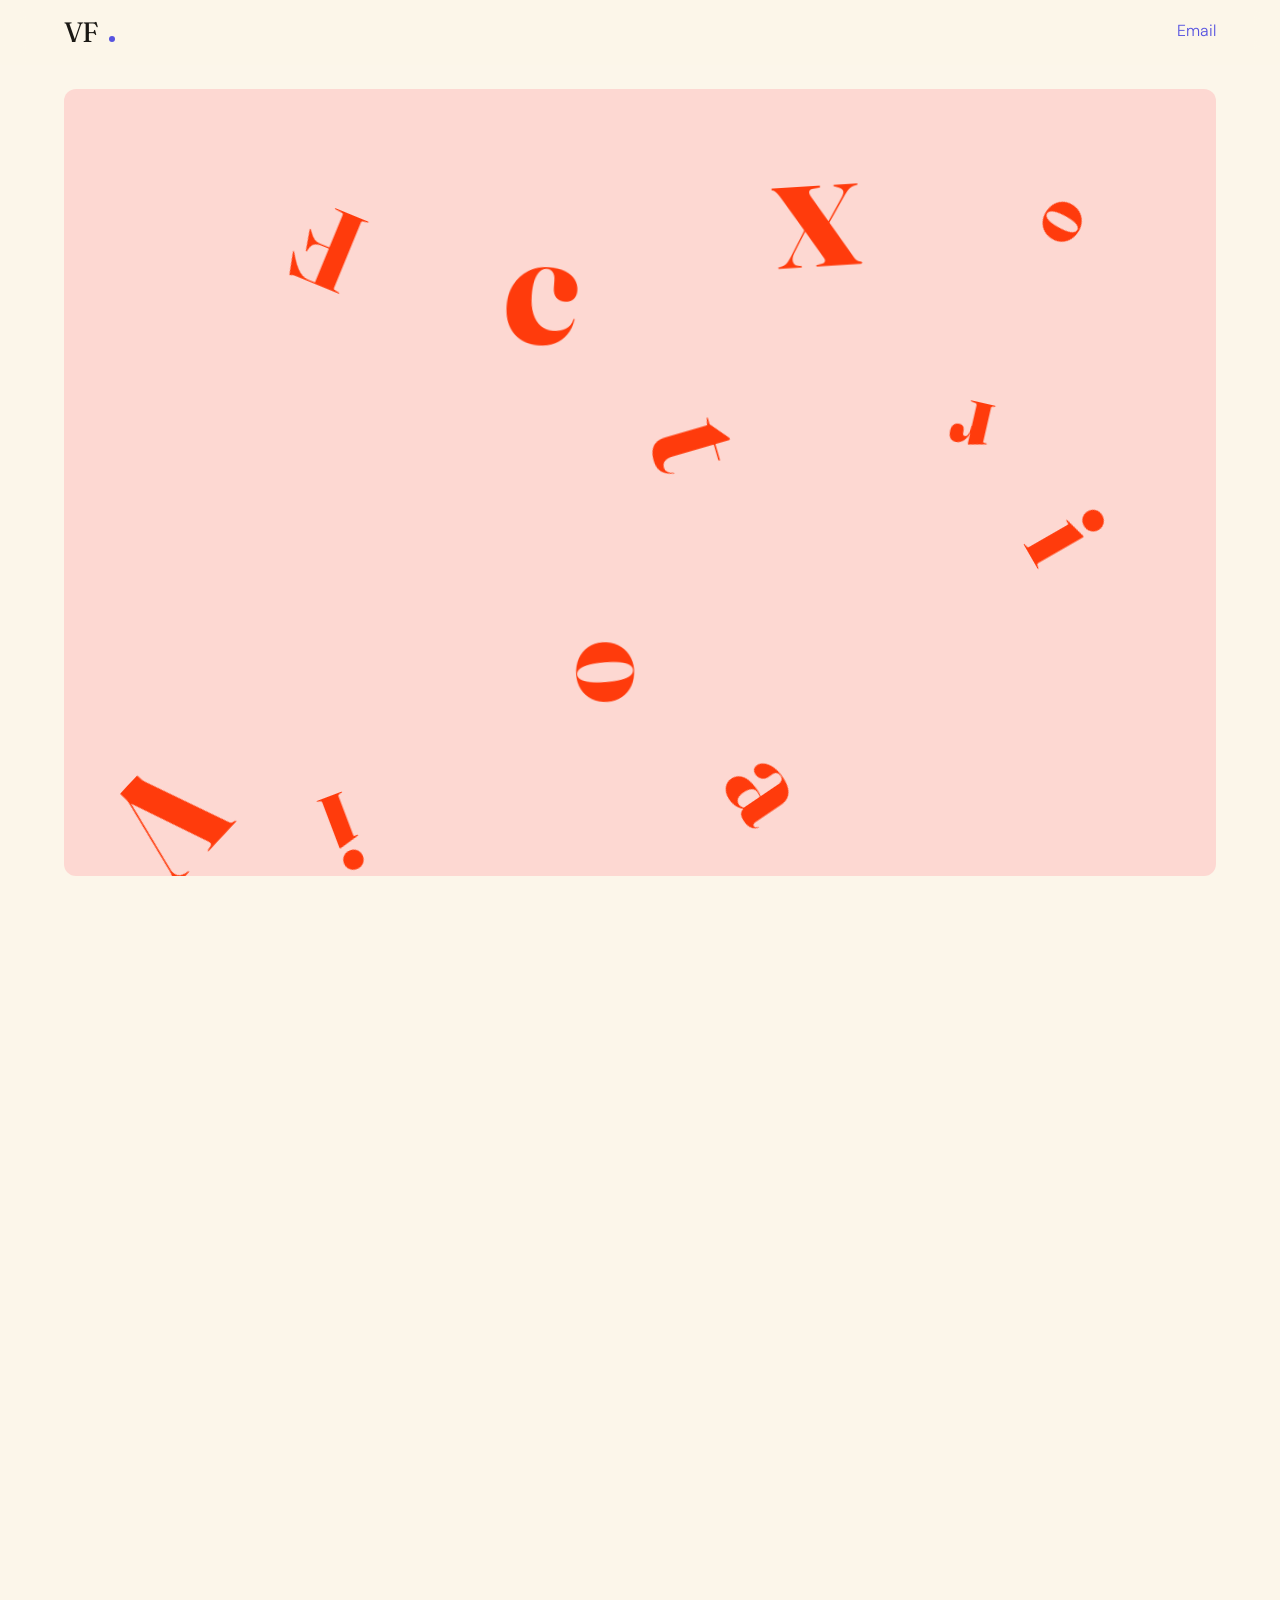
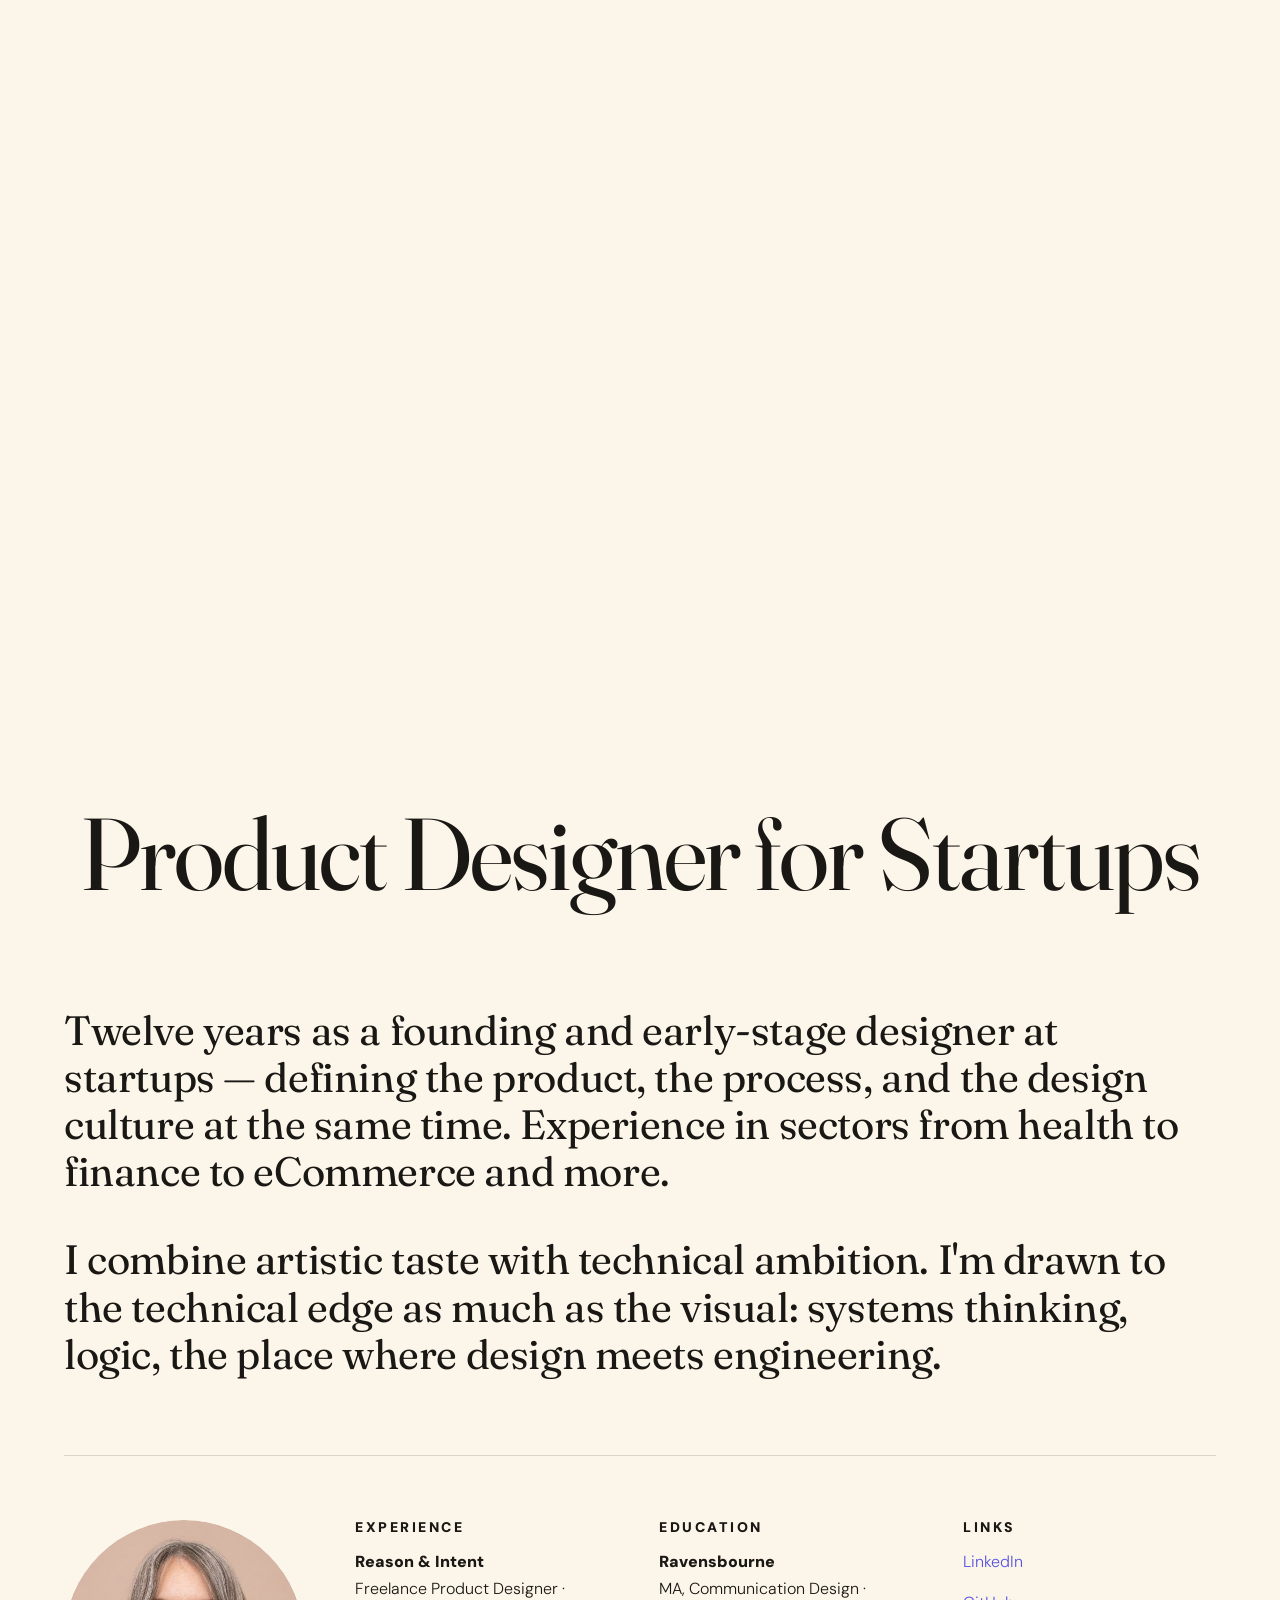
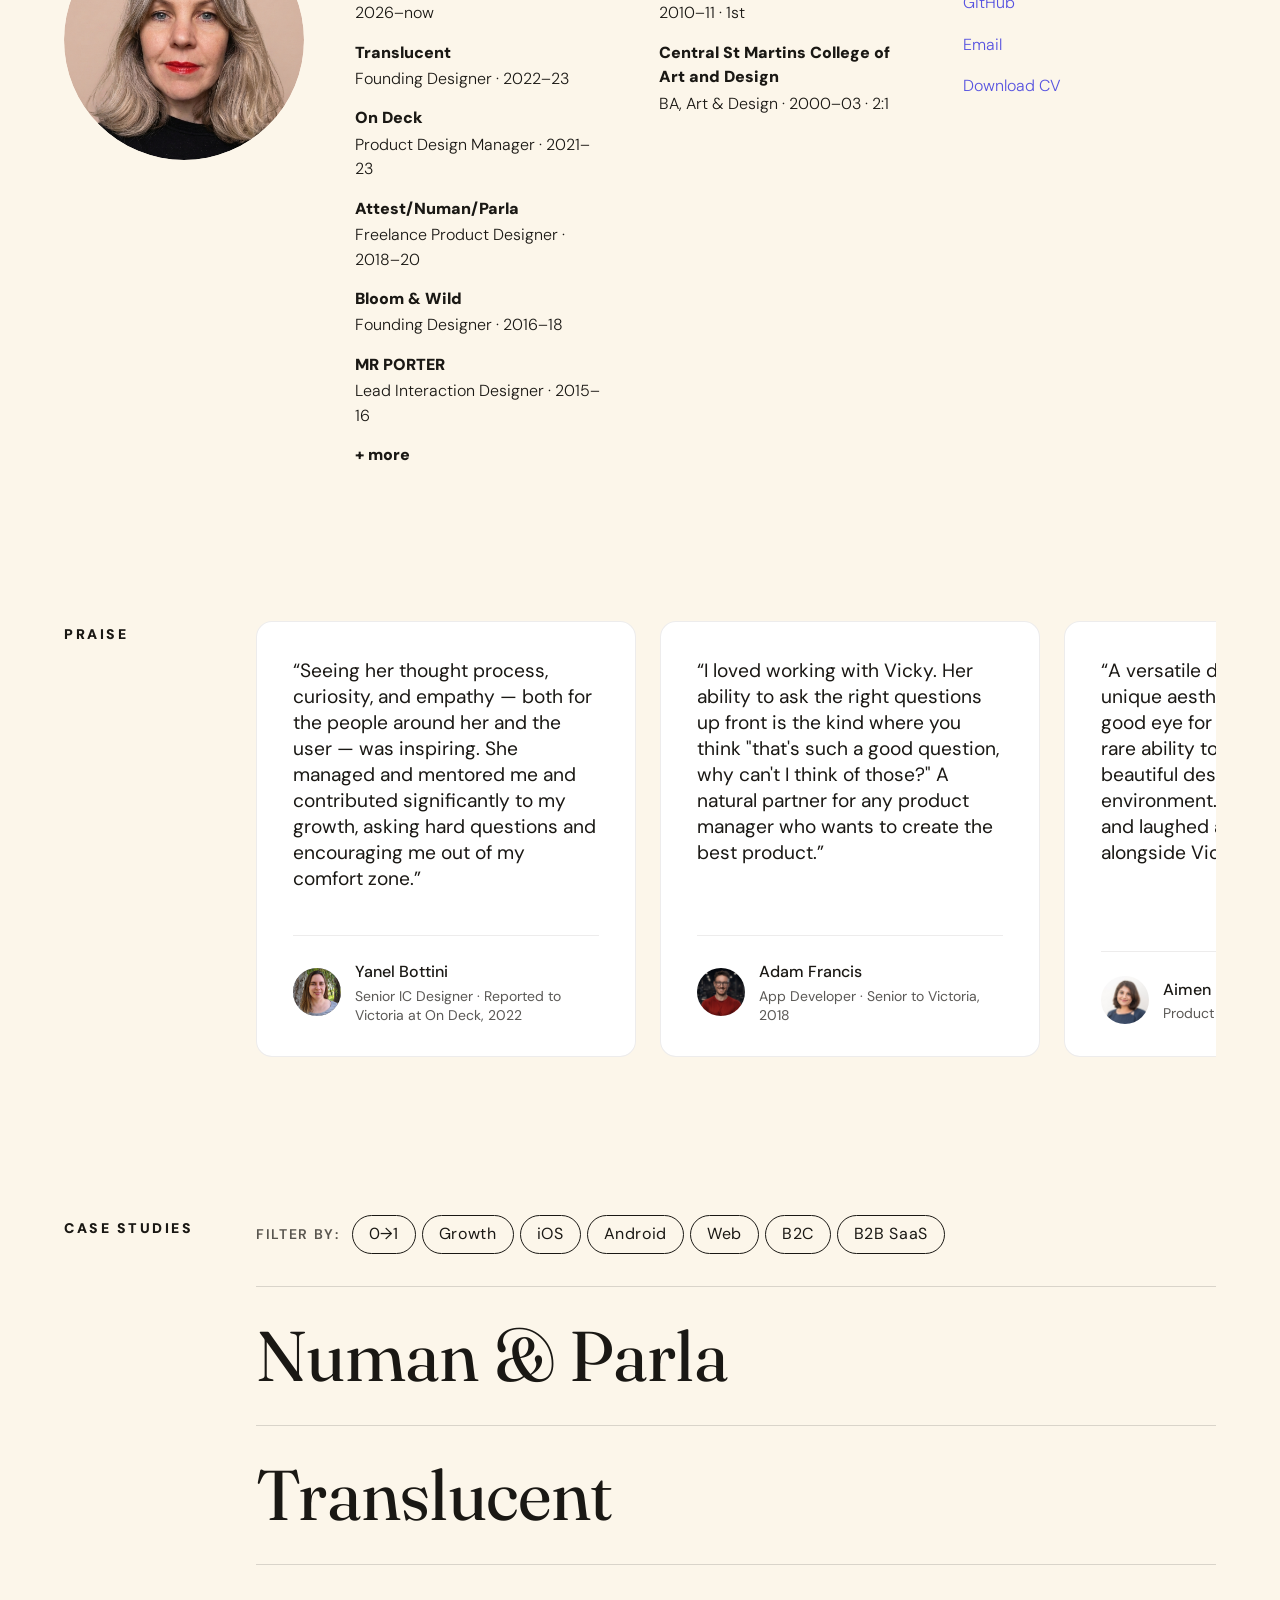
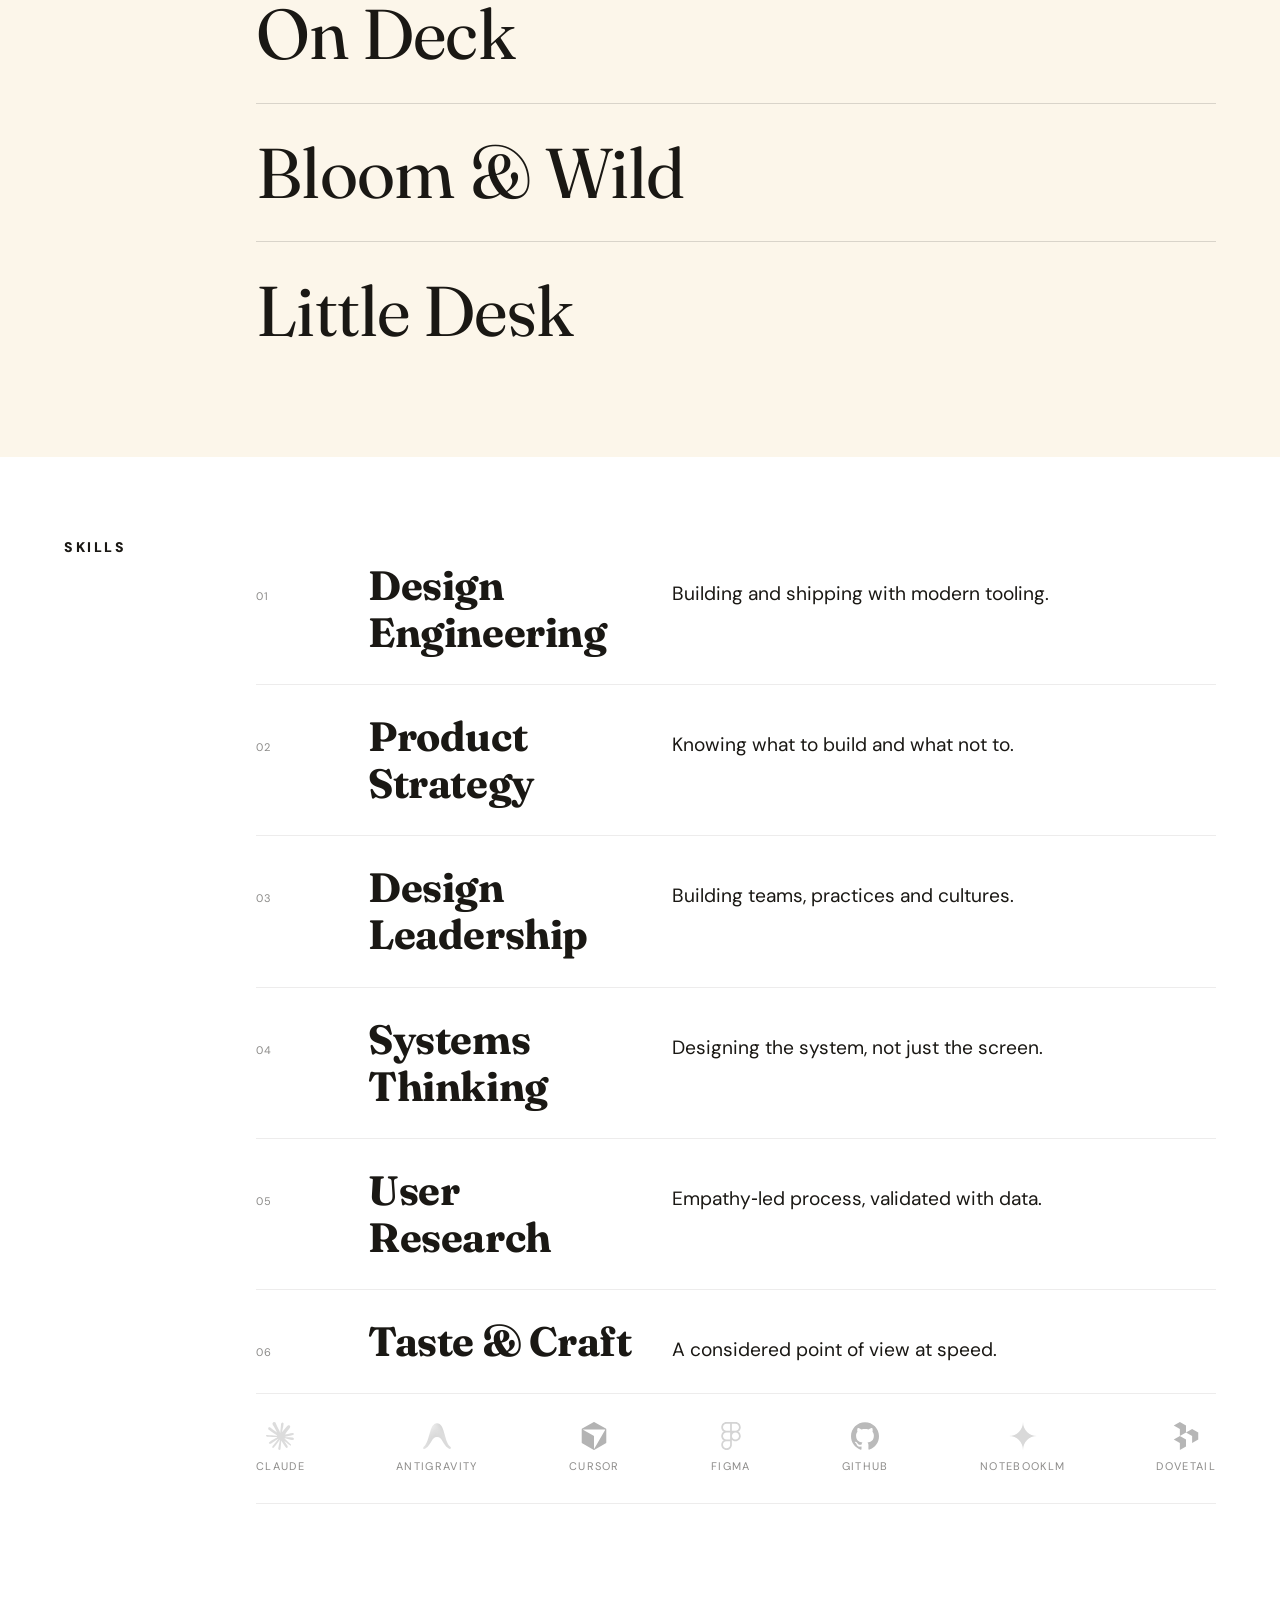
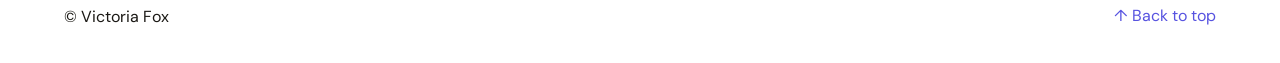
<file: index.html>
<!doctype html>
<html lang="en">

<head>
  <meta charset="utf-8" />
  <link rel="icon"
    href="data:image/svg+xml,<svg xmlns='http://www.w3.org/2000/svg'><text y='32' font-size='32'>💣</text></svg>">
  <meta name="viewport" content="width=device-width, initial-scale=1" />
  <title>Victoria Fox — Product Design Lead</title>
  <meta name="description"
    content="Product Design Lead with 11+ years of experience, currently pivoting into AI. Based in the United Kingdom." />

  <link rel="preconnect" href="https://fonts.googleapis.com" />
  <link rel="preconnect" href="https://fonts.gstatic.com" crossorigin />
  <link rel="stylesheet"
    href="https://fonts.googleapis.com/css2?family=DM+Mono:wght@400;500&family=DM+Sans:ital,wght@0,400;0,500;0,600;1,400&family=DM+Serif+Display:ital@0;1&display=swap" />
  <link rel="stylesheet"
    href="https://fonts.googleapis.com/css2?family=Fraunces:opsz,wght@9..144,100..900&display=swap" />

  <link rel="stylesheet" href="styles.css?v=18" />
  <script>
    if (location.hash) {
      document.documentElement.style.scrollBehavior = 'auto';
      addEventListener('load', () => requestAnimationFrame(() => {
        document.documentElement.style.scrollBehavior = '';
      }));
    }
  </script>
</head>

<body>

  <!-- ============ NAV ============ -->
  <header class="nav" id="nav">
    <div class="container nav__inner">
      <a href="#top" class="nav__logo" aria-label="Victoria Fox — back to top">VF</a>
      <div class="nav__contextual" id="nav-contextual">
        <a href="https://www.linkedin.com/in/victoria-fox-b267708/" class="nav__link" target="_blank"
          rel="noopener">LinkedIn</a>
        <a href="https://github.com/vickylouloufox" class="nav__link" target="_blank" rel="noopener">GitHub</a>
        <a href="mailto:vickyloufox@gmail.com" class="nav__link" data-copy-email>Email</a>
        <a href="VFOX-CV.pdf" download class="nav__link">Download CV</a>
      </div>
      <div class="nav__right">
        <a href="mailto:vickyloufox@gmail.com" class="nav__link" data-copy-email>Email</a>
      </div>
    </div>
  </header>

  <a id="top"></a>

  <!-- ============ HERO ============ -->
  <section class="hero" id="hero-section">
    <div class="container">
      <div class="hero__stage" id="hero-stage"></div>
    </div>
  </section>

  <!-- ============ TAGLINE ============ -->
  <section class="tagline-section">
    <p class="tagline t-display">Product Designer for&nbsp;Startups</p>
  </section>

  <!-- ============ ABOUT ============ -->
  <section class="about-section" id="about">
    <div class="container">

      <div class="about-bio reveal">
        <p>Twelve years as a founding and early-stage designer at startups — defining the product, the process, and the
          design culture at the same time. Experience in sectors from health to finance to eCommerce and more.</p>
        <p>I combine artistic taste with technical ambition. I'm drawn to the technical edge as much as the visual:
          systems thinking, logic, the place where design meets engineering.
        </p>
      </div>

      <hr class="about-rule">

      <div class="about-cols">
        <div class="about-cols__portrait reveal">
          <img src="vicky-2.jpeg" alt="Victoria Fox" class="about-cols__portrait-img">
        </div>

        <div class="about-cols__col reveal">
          <h3 class="about-cols__heading">Experience</h3>
          <ul class="about-cols__list">
            <li><span class="about-cols__org">Reason &amp; Intent</span><span class="about-cols__meta">Freelance Product Designer ·
                2026–now</span></li>
            <li><span class="about-cols__org">Translucent</span><span class="about-cols__meta">Founding Designer ·
                2022–23</span></li>
            <li><span class="about-cols__org">On Deck</span><span class="about-cols__meta">Product Design Manager ·
                2021–23</span></li>
            <li><span class="about-cols__org">Attest/Numan/Parla</span><span class="about-cols__meta">Freelance Product
                Designer · 2018–20</span></li>
            <li><span class="about-cols__org">Bloom &amp; Wild</span><span class="about-cols__meta">Founding Designer
                · 2016–18</span></li>
            <li><span class="about-cols__org">MR PORTER</span><span class="about-cols__meta">Lead Interaction Designer ·
                2015–16</span></li>
            <li><span class="about-cols__org">+ more</span></li>
          </ul>
        </div>

        <div class="about-cols__col reveal">
          <h3 class="about-cols__heading">Education</h3>
          <ul class="about-cols__list">
            <li><span class="about-cols__org">Ravensbourne</span><span class="about-cols__meta">MA, Communication Design
                · 2010–11 · 1st</span></li>
            <li><span class="about-cols__org">Central St Martins College of Art and Design</span><span
                class="about-cols__meta">BA, Art &amp; Design · 2000–03 · 2:1</span></li>
          </ul>
        </div>

        <div class="about-cols__col reveal">
          <h3 class="about-cols__heading">Links</h3>
          <ul class="about-cols__list">
            <li><a href="https://www.linkedin.com/in/victoria-fox-b267708/" target="_blank" rel="noopener">LinkedIn</a>
            </li>
            <li><a href="https://github.com/vickylouloufox" target="_blank" rel="noopener">GitHub</a></li>
            <li><a href="mailto:vickyloufox@gmail.com" data-copy-email>Email</a></li>
            <li><a href="VFOX-CV.pdf" download>Download CV</a></li>
          </ul>
        </div>
      </div>
    </div>
  </section>

  <!-- ============ RECOMMENDATIONS ============ -->
  <section class="section rec-section section--sl" id="recommendations">
    <div class="container">
      <div class="sl">
        <span class="sl__label">Praise</span>
        <div class="sl__body">

          <div class="rec-carousel">
            <div class="rec-cards" id="rec-cards">
              <article class="rec-card is-active">
                <p class="rec-card__quote">Seeing her thought process, curiosity, and empathy — both for the people
                  around her and the user — was inspiring. She managed and mentored me and contributed significantly to
                  my growth, asking hard questions and encouraging me out of my comfort zone.</p>
                <div class="rec-card__meta">
                  <div class="rec-card__avatar"><img
                      src="avatar-yanel.jpeg"
                      alt="Yanel Bottini"></div>
                  <div>
                    <div class="rec-card__name">Yanel Bottini</div>
                    <div class="rec-card__role">Senior IC Designer · Reported to Victoria at On Deck, 2022</div>
                  </div>
                </div>
              </article>

              <article class="rec-card">
                <p class="rec-card__quote">I loved working with Vicky. Her ability to ask the right questions up front
                  is the kind where you think "that's such a good question, why can't I think of those?" A natural
                  partner for any product manager who wants to create the best product.</p>
                <div class="rec-card__meta">
                  <div class="rec-card__avatar"><img
                      src="avatar-adam.jpeg"
                      alt="Adam Francis"></div>
                  <div>
                    <div class="rec-card__name">Adam Francis</div>
                    <div class="rec-card__role">App Developer · Senior to Victoria, 2018</div>
                  </div>
                </div>
              </article>

              <article class="rec-card">
                <p class="rec-card__quote">A versatile designer with a unique aesthetic and a particularly good eye for
                  type. She has that rare ability to turn out consistently beautiful designs in a fast‑paced
                  environment. I've learned a lot — and laughed a lot — working alongside Vicky.</p>
                <div class="rec-card__meta">
                  <div class="rec-card__avatar"><img
                      src="avatar-aimen.jpeg"
                      alt="Aimen Rafique-Marsh"></div>
                  <div>
                    <div class="rec-card__name">Aimen Rafique‑Marsh</div>
                    <div class="rec-card__role">Product · UX/UI · Same team, 2020</div>
                  </div>
                </div>
              </article>

              <article class="rec-card">
                <p class="rec-card__quote">A very passionate designer with the user clearly and carefully in her sights.
                  Works with care, pride, innovation and user focus. A delightful teammate. You're kind of a big deal,
                  Vicky.</p>
                <div class="rec-card__meta">
                  <div class="rec-card__avatar"><img
                      src="avatar-mag.jpeg"
                      alt="Mag Leahy"></div>
                  <div>
                    <div class="rec-card__name">Mag Leahy</div>
                    <div class="rec-card__role">Thinking Ally &amp; Coach · Same team, 2017</div>
                  </div>
                </div>
              </article>
            </div>

            <div class="rec-controls">
              <button class="rec-controls__btn" id="rec-prev" aria-label="Previous">←</button>
              <span class="rec-controls__count"><span id="rec-current">1</span> / <span id="rec-total">4</span></span>
              <button class="rec-controls__btn" id="rec-next" aria-label="Next">→</button>
            </div>
          </div>

        </div><!-- /.sl__body -->
      </div><!-- /.sl -->
    </div>
  </section>
  <script>
    (function () {
      var cards = document.querySelectorAll('.rec-card');
      var prev = document.getElementById('rec-prev');
      var next = document.getElementById('rec-next');
      var cur = document.getElementById('rec-current');
      var idx = 0;
      if (!cards.length || !prev || !next) return;
      prev.disabled = true;
      function show(n) {
        cards[idx].classList.remove('is-active');
        idx = Math.max(0, Math.min(cards.length - 1, n));
        cards[idx].classList.add('is-active');
        if (cur) cur.textContent = idx + 1;
        prev.disabled = (idx === 0);
        next.disabled = (idx === cards.length - 1);
      }
      prev.addEventListener('click', function () { show(idx - 1); });
      next.addEventListener('click', function () { show(idx + 1); });
    })();
  </script>

  <!-- ============ CASE STUDIES ============ -->
  <section class="work-section section--sl" id="work">
    <div class="container">
      <div class="sl">
        <span class="sl__label">Case Studies</span>
        <div class="sl__body">

          <div class="work-key">
            <span class="work-key__label">Filter by:</span>
            <span class="wtag wtag--zero-to-one" data-filter="zero-to-one">0→1</span>
            <span class="wtag wtag--growth" data-filter="growth">Growth</span>
            <span class="wtag wtag--ios" data-filter="ios">iOS</span>
            <span class="wtag wtag--android" data-filter="android">Android</span>
            <span class="wtag wtag--web" data-filter="web">Web</span>
            <span class="wtag wtag--b2c" data-filter="b2c">B2C</span>
            <span class="wtag wtag--b2b" data-filter="b2b">B2B SaaS</span>
          </div>

          <ul class="work-list">

            <li class="work-item" data-work="5" data-tags="growth web ios b2c">
              <a href="numan-parla.html" class="work-item__link">
                <h3 class="work-item__name">Numan &amp; Parla</h3>
                <div class="work-item__detail">
                  <p class="work-item__subtitle">Designing medical consultations that are also checkouts.</p>
                </div>
              </a>
            </li>

            

            <li class="work-item" data-work="1" data-tags="zero-to-one web b2b">
              <a href="translucent.html" class="work-item__link">
                <h3 class="work-item__name">Translucent</h3>
                <div class="work-item__detail">
                  <p class="work-item__subtitle">Zero to one: designing and shipping a fintech suite from scratch.</p>
                </div>
              </a>
            </li>

            <li class="work-item" data-work="2" data-tags="growth web b2c">
              <a href="on-deck.html" class="work-item__link">
                <h3 class="work-item__name">On Deck</h3>
                <div class="work-item__detail">
                  <p class="work-item__subtitle">Migrating 10k members: designing a segmented upgrade flow.</p>
                </div>
              </a>
            </li>

            <!-- Attest case study hidden — kept in attest.html if needed later
            <li class="work-item" data-work="3" data-tags="growth web b2b">
              <a href="attest.html" class="work-item__link">
                <h3 class="work-item__name">Attest</h3>
                <div class="work-item__detail">
                  <p class="work-item__subtitle">Redesigning Attest's core product flow — and building the team to own
                    it.</p>
                </div>
              </a>
            </li>
            -->

            <li class="work-item" data-work="4" data-tags="growth ios android b2c">
              <a href="bloom-wild.html" class="work-item__link">
                <h3 class="work-item__name">Bloom &amp; Wild</h3>
                <div class="work-item__detail">
                  <p class="work-item__subtitle">How research-led design helped Bloom &amp; Wild scale from £4M to £13M
                  </p>
                </div>
              </a>
            </li>

            <li class="work-item" data-work="0" data-tags="zero-to-one ios b2c">
              <a href="little-desk.html" class="work-item__link">
                <h3 class="work-item__name">Little Desk</h3>
                <div class="work-item__detail">
                  <p class="work-item__subtitle">From idea to launch: designing and shipping a children's learning app
                    with Cursor AI</p>
                </div>
              </a>
            </li>

          </ul>

        </div><!-- /.sl__body -->
      </div><!-- /.sl -->
    </div>
  </section>

  <!-- ============ SKILLS ============ -->
  <section class="section section--sl section--white" id="skills">
    <div class="container">
      <div class="sl">
        <span class="sl__label">Skills</span>
        <div class="sl__body">

          <div class="skills-list reveal">
            <div class="skill-row">
              <div class="skill-row__num">01</div>
              <div class="skill-row__title t-heading-em">Design Engineering</div>
              <p class="skill-row__body">Building and shipping with modern tooling.</p>
            </div>
            <div class="skill-row">
              <div class="skill-row__num">02</div>
              <div class="skill-row__title t-heading-em">Product Strategy</div>
              <p class="skill-row__body">Knowing what to build and what not to.</p>
            </div>
            <div class="skill-row">
              <div class="skill-row__num">03</div>
              <div class="skill-row__title t-heading-em">Design Leadership</div>
              <p class="skill-row__body">Building teams, practices and cultures.</p>
            </div>
            <div class="skill-row">
              <div class="skill-row__num">04</div>
              <div class="skill-row__title t-heading-em">Systems Thinking</div>
              <p class="skill-row__body">Designing the system, not just the screen.</p>
            </div>
            <div class="skill-row">
              <div class="skill-row__num">05</div>
              <div class="skill-row__title t-heading-em">User Research</div>
              <p class="skill-row__body">Empathy‑led process, validated with data.</p>
            </div>
            <div class="skill-row">
              <div class="skill-row__num">06</div>
              <div class="skill-row__title t-heading-em">Taste &amp; Craft</div>
              <p class="skill-row__body">A considered point of view at speed.</p>
            </div>
          </div>

          <div class="logo-row reveal" style="--reveal-delay: 80ms;" aria-label="Tools">
            <div class="logo-item"><img src="claude-icon.svg" alt="Claude" class="logo-item__img"><span
                class="logo-item__name">Claude</span></div>
            <div class="logo-item"><img src="antigravity-color.svg" alt="Antigravity" class="logo-item__img"><span
                class="logo-item__name">Antigravity</span></div>
            <div class="logo-item"><img src="cursor-icon.svg" alt="Cursor" class="logo-item__img"><span
                class="logo-item__name">Cursor</span></div>
            <div class="logo-item"><img src="figma-icon.svg" alt="Figma" class="logo-item__img"><span
                class="logo-item__name">Figma</span></div>
            <div class="logo-item"><img src="github-icon.svg" alt="GitHub" class="logo-item__img"><span
                class="logo-item__name">GitHub</span></div>
            <div class="logo-item"><img src="notebooklm-icon.svg" alt="NotebookLM" class="logo-item__img"><span
                class="logo-item__name">NotebookLM</span></div>
            <div class="logo-item"><img src="dovetail-icon.svg" alt="Dovetail" class="logo-item__img"><span
                class="logo-item__name">Dovetail</span></div>
          </div>

        </div><!-- /.sl__body -->
      </div><!-- /.sl -->
    </div>
  </section>



  <!-- ============ READING — hidden, restore by removing comment tags ============
  <section class="reading-section" id="reading">
    <div class="container">
      <div class="reading-bar reveal">
        <span class="reading-bar__label">Currently reading</span>
        <div class="reading-bar__list">
          <a href="https://www.youtube.com/watch?v=4u94juYwLLM" target="_blank" rel="noopener" class="reading-link">
            <span class="reading-link__title">The design process is dead</span>
            <span class="reading-link__meta">Jenny Wen · YouTube</span>
            <span class="reading-link__arrow" aria-hidden="true">↗</span>
          </a>
          <a href="https://rogerwong.me/2026/02/product-design-is-changing" target="_blank" rel="noopener" class="reading-link">
            <span class="reading-link__title">Product Design Is Changing</span>
            <span class="reading-link__meta">Roger Wong · rogerwong.me</span>
            <span class="reading-link__arrow" aria-hidden="true">↗</span>
          </a>
          <a href="https://carlbarenbrug.com/taste-matters" target="_blank" rel="noopener" class="reading-link">
            <span class="reading-link__title">Why Taste Matters More</span>
            <span class="reading-link__meta">Carl Barenbrug · carlbarenbrug.com</span>
            <span class="reading-link__arrow" aria-hidden="true">↗</span>
          </a>
        </div>
      </div>
    </div>
  </section>
  ============ END READING ============ -->

  <!-- ============ FOOTER ============ -->


  <div class="toast" id="toast">Copied — vickyloufox@gmail.com</div>

  <footer class="site-footer">
    <div class="site-footer__inner">
      <span class="site-footer__copy">© Victoria Fox</span>
      <div class="site-footer__links">
        <a href="#" class="site-footer__link">↑ Back to top</a>
      </div>
    </div>
  </footer>

  <script src="script.js?v=2"></script>
  <script src="hero-animation.js"></script>
</body>

</html>
</file>
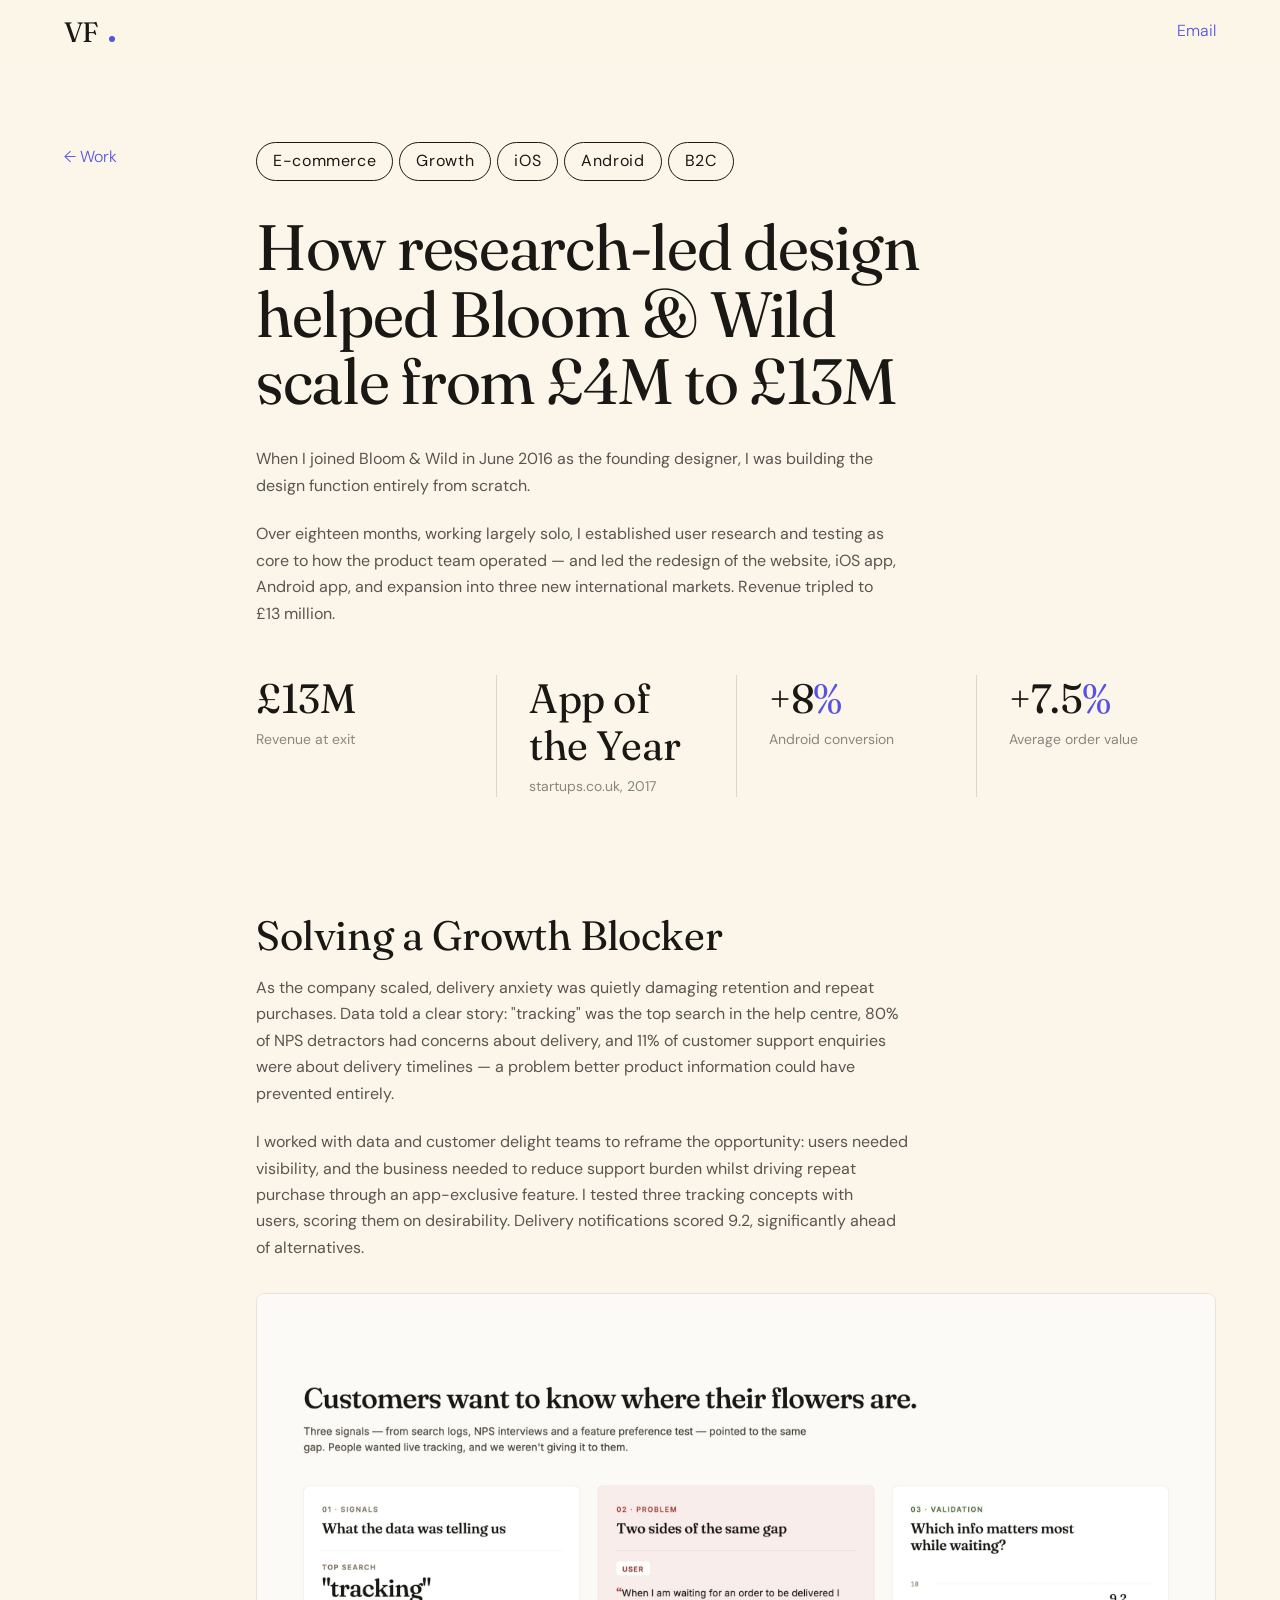
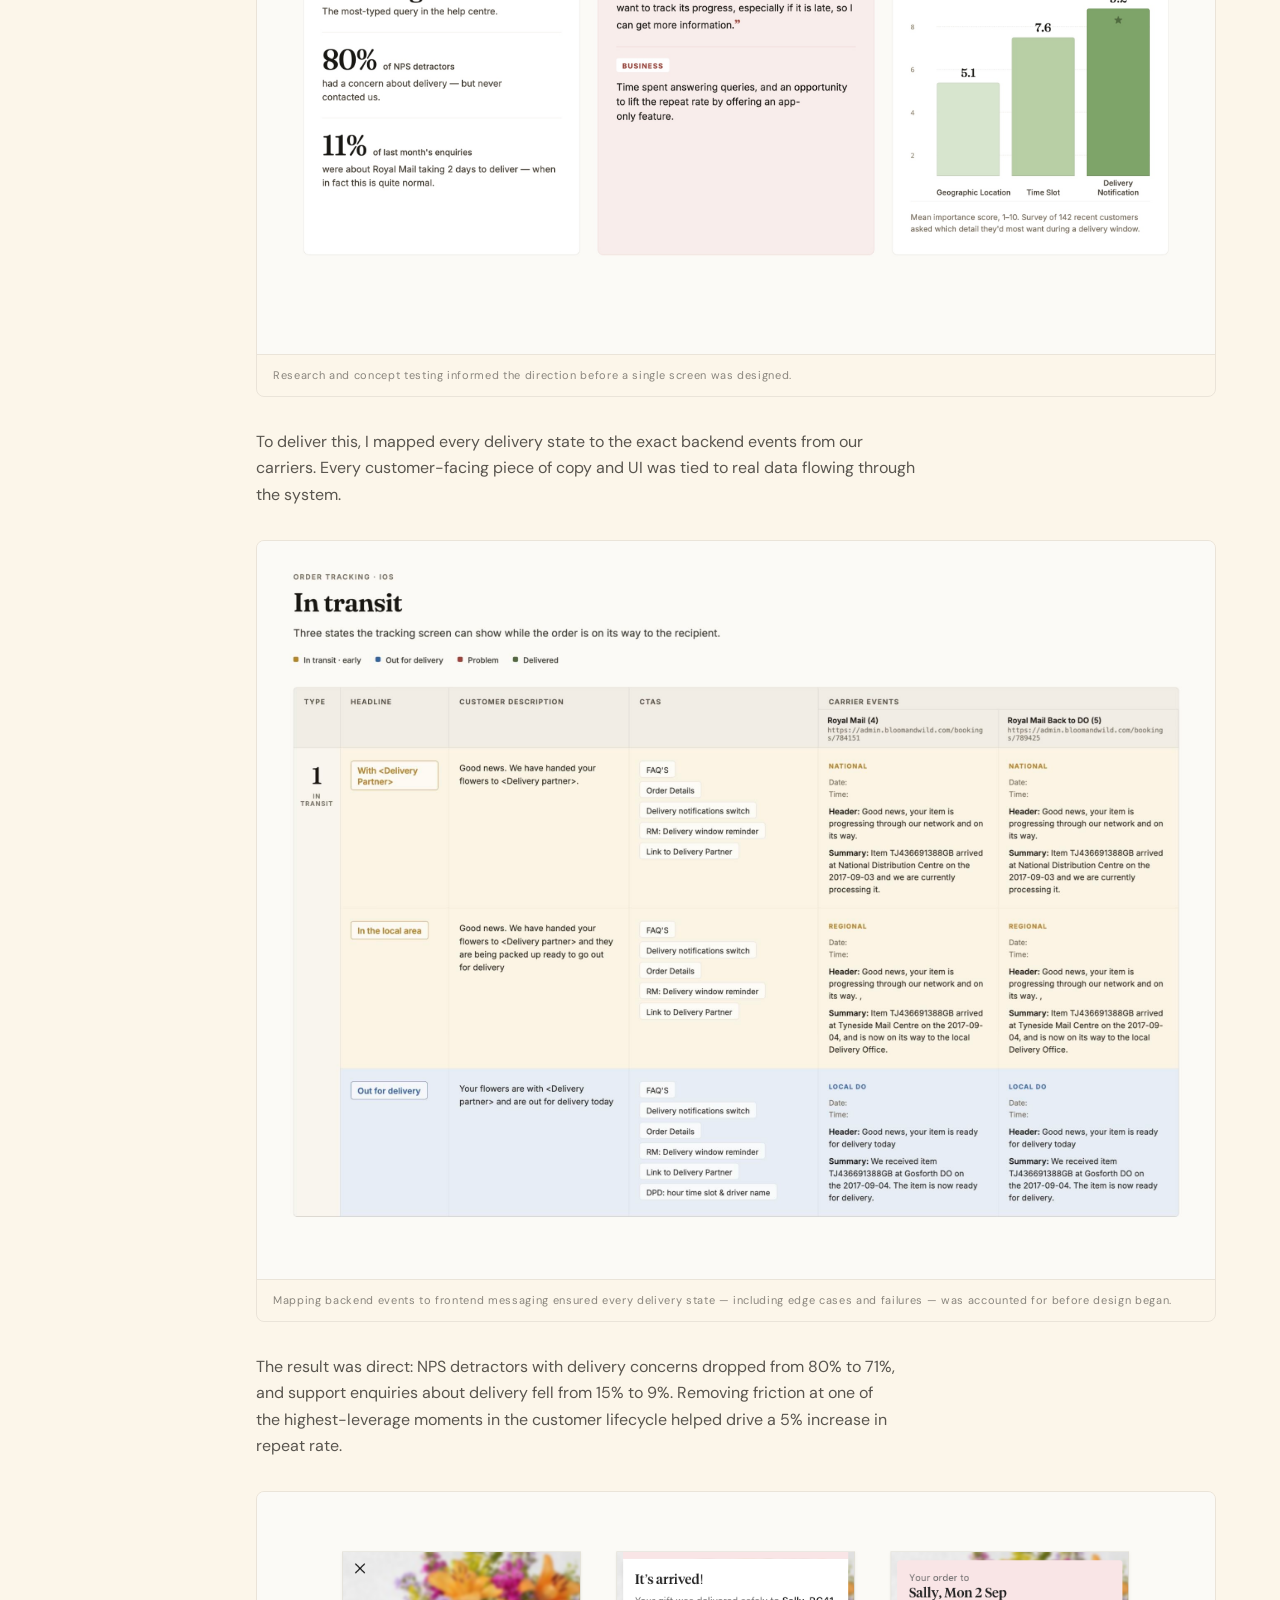
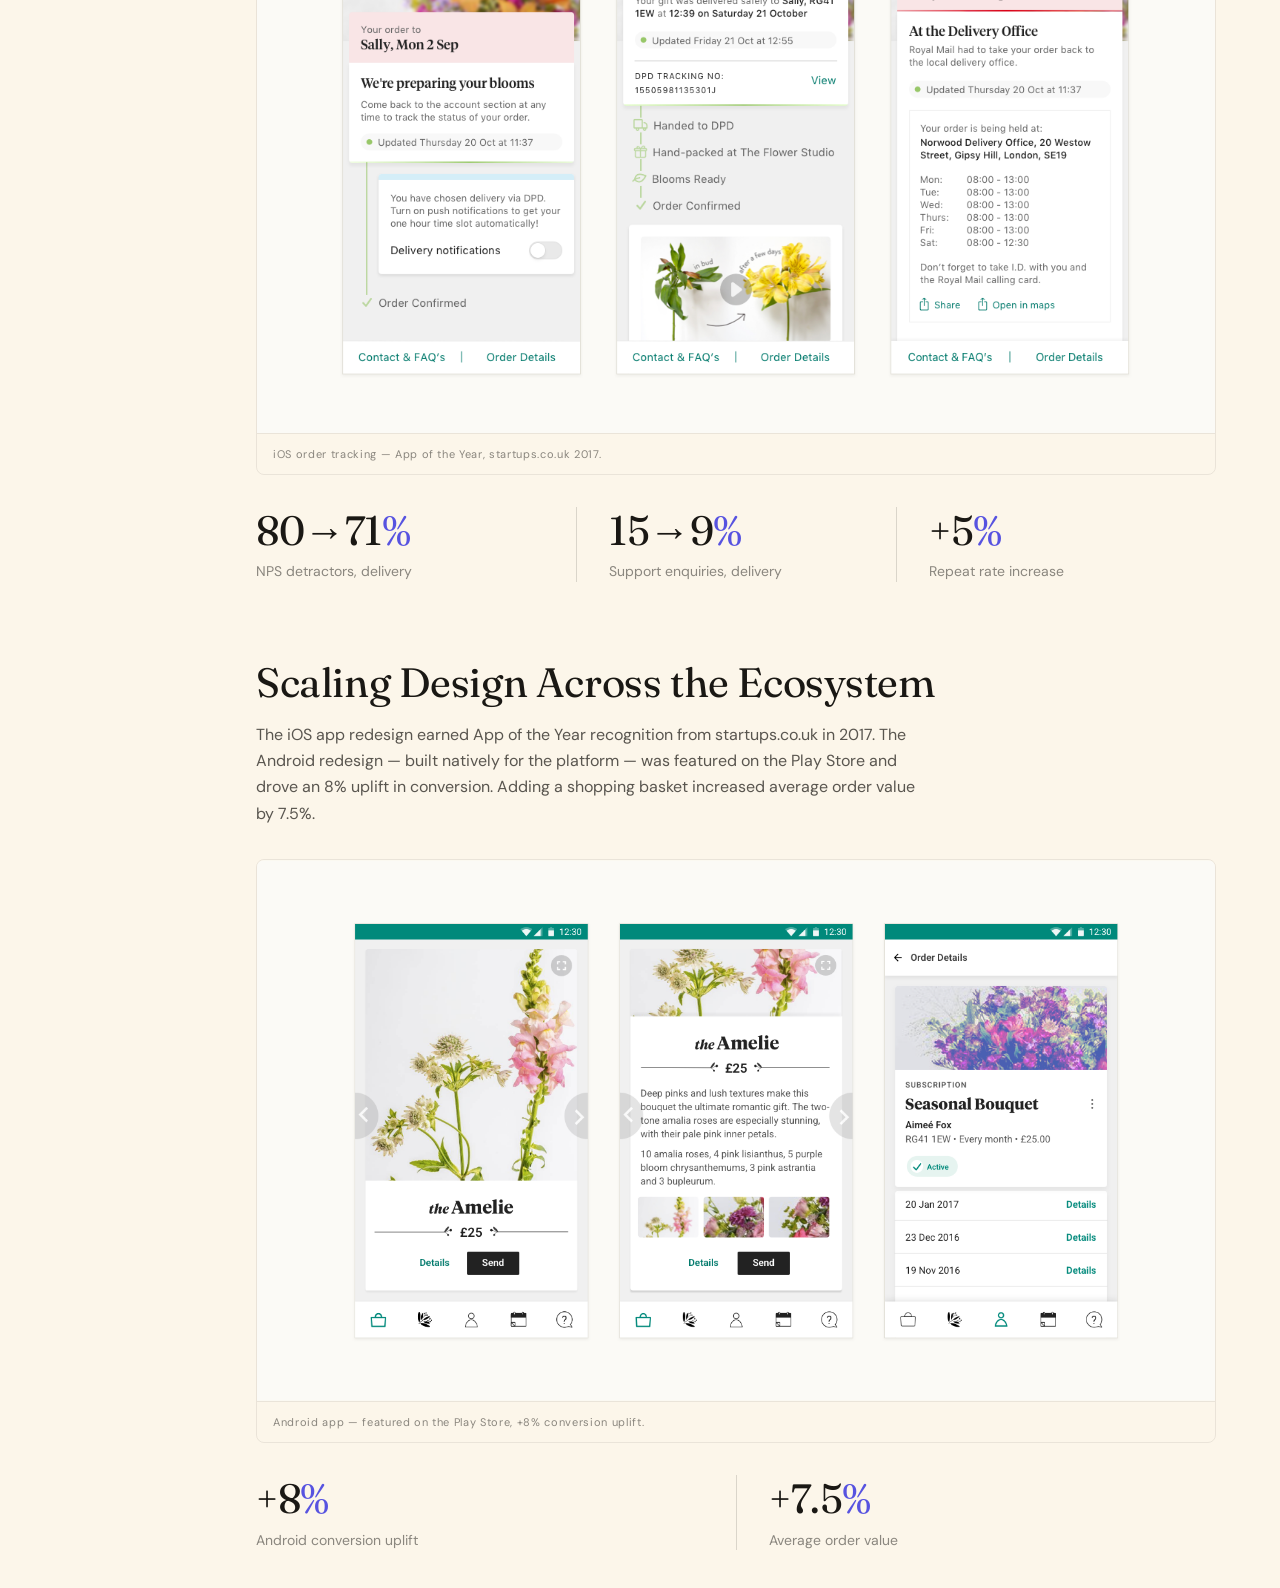
<file: bloom-wild.html>
<!doctype html>
<html lang="en">

<head>
  <meta charset="utf-8" />
  <link rel="icon"
    href="data:image/svg+xml,<svg xmlns='http://www.w3.org/2000/svg'><text y='32' font-size='32'>💣</text></svg>">
  <meta name="viewport" content="width=device-width, initial-scale=1" />
  <title>Bloom &amp; Wild — Victoria Fox</title>
  <meta name="description" content="How research-led design helped Bloom &amp; Wild scale from £4M to £13M" />
  <link rel="preconnect" href="https://fonts.googleapis.com" />
  <link rel="preconnect" href="https://fonts.gstatic.com" crossorigin />
  <link rel="stylesheet"
    href="https://fonts.googleapis.com/css2?family=DM+Sans:ital,wght@0,400;0,500;0,600;1,400&display=swap" />
  <link rel="stylesheet"
    href="https://fonts.googleapis.com/css2?family=Fraunces:opsz,wght@9..144,100..900&display=swap" />
  <link rel="stylesheet" href="styles.css?v=17" />
</head>

<body>

  <header class="nav" id="nav">
    <div class="container nav__inner">
      <a href="index.html" class="nav__logo" aria-label="Victoria Fox — back to home">VF</a>
      <div class="nav__right">
        <a href="mailto:vickyloufox@gmail.com" class="nav__link" data-copy-email>Email</a>
      </div>

    </div>
  </header>

  <!-- Title + tags -->
  <section class="section section--sl" style="padding-bottom:0">
    <div class="container">
      <div class="sl">
        <div class="sl__label">
          <a href="index.html#work" class="cs-back">← Work</a>
        </div>
        <div class="sl__body">
          <div class="cs-tags">
            <span class="wtag wtag--sector">E-commerce</span><span class="wtag wtag--growth">Growth</span><span
              class="wtag wtag--ios">iOS</span><span class="wtag wtag--android">Android</span><span
              class="wtag wtag--b2c">B2C</span>
          </div>
          <h1 class="cs-title t-title">How research-led design helped Bloom &amp; Wild scale from £4M to £13M</h1>
        </div>
      </div>
    </div>
  </section>

  <!-- Cover image -->
  <div class="cs-cover">
    <div class="container">
      <div class="sl">
        <div class="sl__label"></div>
        <div class="sl__body">
          <div class="cs-cover__img cs-cover__img--contain">
            <img src="BW_Cover-Roundel-still.jpg" data-gif="BW_Cover-Roundel.gif" alt="Bloom &amp; Wild roundel"
              class="case-card__img">
          </div>
        </div>
      </div>
    </div>
  </div>

  <!-- Overview + Stats -->
  <section class="section section--sl" style="padding-top:var(--s-6)">
    <div class="container">
      <div class="sl">
        <span class="sl__label"></span>
        <div class="sl__body cs-body">
          <p class="about__lead">When I joined Bloom &amp; Wild in June 2016 as the founding designer, I was building
            the design function entirely from scratch.</p>
          <p>Over eighteen months, working largely solo, I established user research and testing as core to how the
            product team operated — and led the redesign of the website, iOS app, Android app, and expansion into three
            new international markets. Revenue tripled to £13 million.</p>
          <div class="stat-bar" style="margin-top:var(--s-7)">
            <div class="stat-bar__item">
              <span class="stat-bar__num t-heading">£13M</span>
              <span class="stat-bar__label">Revenue at exit</span>
            </div>
            <div class="stat-bar__item">
              <span class="stat-bar__num t-heading">App of<br>the Year</span>
              <span class="stat-bar__label">startups.co.uk, 2017</span>
            </div>
            <div class="stat-bar__item">
              <span class="stat-bar__num t-heading">+8<span class="text-accent">%</span></span>
              <span class="stat-bar__label">Android conversion</span>
            </div>
            <div class="stat-bar__item">
              <span class="stat-bar__num t-heading">+7.5<span class="text-accent">%</span></span>
              <span class="stat-bar__label">Average order value</span>
            </div>
          </div>
        </div>
      </div>
    </div>
  </section>

  <!-- Order Tracking -->
  <section class="section section--cs">
    <div class="container">
      <div class="sl">
        <span class="sl__label"></span>
        <div class="sl__body cs-body">
          <h2 class="cs-section-title t-heading">Solving a Growth Blocker</h2>
          <p>As the company scaled, delivery anxiety was quietly damaging retention and repeat purchases. Data told a
            clear story: "tracking" was the top search in the help centre, 80% of NPS detractors had concerns about
            delivery, and 11% of customer support enquiries were about delivery timelines — a problem better product
            information could have prevented entirely.</p>
          <p>I worked with data and customer delight teams to reframe the opportunity: users needed visibility, and the
            business needed to reduce support burden whilst driving repeat purchase through an app-exclusive feature. I
            tested three tracking concepts with users, scoring them on desirability. Delivery notifications scored 9.2,
            significantly ahead of alternatives.</p>

          <figure class="cs-figure">
            <img src="problem-framing.jpg"
              alt="Problem framing — three signals from search logs, NPS interviews, and a feature preference test pointing to the same gap"
              style="width:100%;display:block;">
            <figcaption>Research and concept testing informed the direction before a single screen was designed.
            </figcaption>
          </figure>

          <p>To deliver this, I mapped every delivery state to the exact backend events from our carriers. Every
            customer-facing piece of copy and UI was tied to real data flowing through the system.
          </p>

          <figure class="cs-figure" data-slideshow>
            <img src="01-in-transit.jpeg" alt="In transit delivery state" style="width:100%;display:block;">
            <img src="02-problem.jpg" alt="Problem delivery state" style="display:none;">
            <img src="03-delivered.jpg" alt="Delivered state" style="display:none;">
            <figcaption>Mapping backend events to frontend messaging ensured every delivery state — including edge cases
              and failures — was accounted for before design began.</figcaption>
          </figure>

          <p>The result was direct: NPS detractors with delivery concerns dropped from 80% to 71%, and support enquiries
            about delivery fell from 15% to 9%. Removing friction at one of the highest-leverage moments in the customer
            lifecycle helped drive a 5% increase in repeat rate.</p>

          <figure class="cs-figure">
            <img src="BW-iOS.png" alt="Bloom &amp; Wild iOS order tracking" style="width:100%;display:block;">
            <figcaption>iOS order tracking — App of the Year, startups.co.uk 2017.</figcaption>
          </figure>

          <div class="stat-bar" style="grid-template-columns: repeat(3, 1fr); margin-top: var(--s-6);">
            <div class="stat-bar__item">
              <span class="stat-bar__num t-heading">80→71<span class="text-accent">%</span></span>
              <span class="stat-bar__label">NPS detractors, delivery</span>
            </div>
            <div class="stat-bar__item stat-bar__item--hide-mobile">
              <span class="stat-bar__num t-heading">15→9<span class="text-accent">%</span></span>
              <span class="stat-bar__label">Support enquiries, delivery</span>
            </div>
            <div class="stat-bar__item">
              <span class="stat-bar__num t-heading">+5<span class="text-accent">%</span></span>
              <span class="stat-bar__label">Repeat rate increase</span>
            </div>
          </div>
        </div>
      </div>
    </div>
  </section>

  <!-- Impact -->
  <section class="section section--cs">
    <div class="container">
      <div class="sl">
        <span class="sl__label"></span>
        <div class="sl__body cs-body">
          <h2 class="cs-section-title t-heading">Scaling Design Across the Ecosystem</h2>
          <p>The iOS app redesign earned App of the Year recognition from startups.co.uk in 2017. The Android redesign —
            built natively for the platform — was featured on the Play Store and drove an 8% uplift in conversion.
            Adding a shopping basket increased average order value by 7.5%.</p>

          <figure class="cs-figure">
            <img src="BW-Android.png" alt="Bloom &amp; Wild Android app" style="width:100%;display:block;">
            <figcaption>Android app — featured on the Play Store, +8% conversion uplift.</figcaption>
          </figure>

          <div class="stat-bar" style="grid-template-columns: repeat(2, 1fr); margin-top: var(--s-6);">
            <div class="stat-bar__item">
              <span class="stat-bar__num t-heading">+8<span class="text-accent">%</span></span>
              <span class="stat-bar__label">Android conversion uplift</span>
            </div>
            <div class="stat-bar__item">
              <span class="stat-bar__num t-heading">+7.5<span class="text-accent">%</span></span>
              <span class="stat-bar__label">Average order value</span>
            </div>
          </div>
        </div>
      </div>
    </div>
  </section>

  <div class="toast" id="toast">Copied — vickyloufox@gmail.com</div>
  <script src="script.js?v=4"></script>
</body>

</html>
</file>
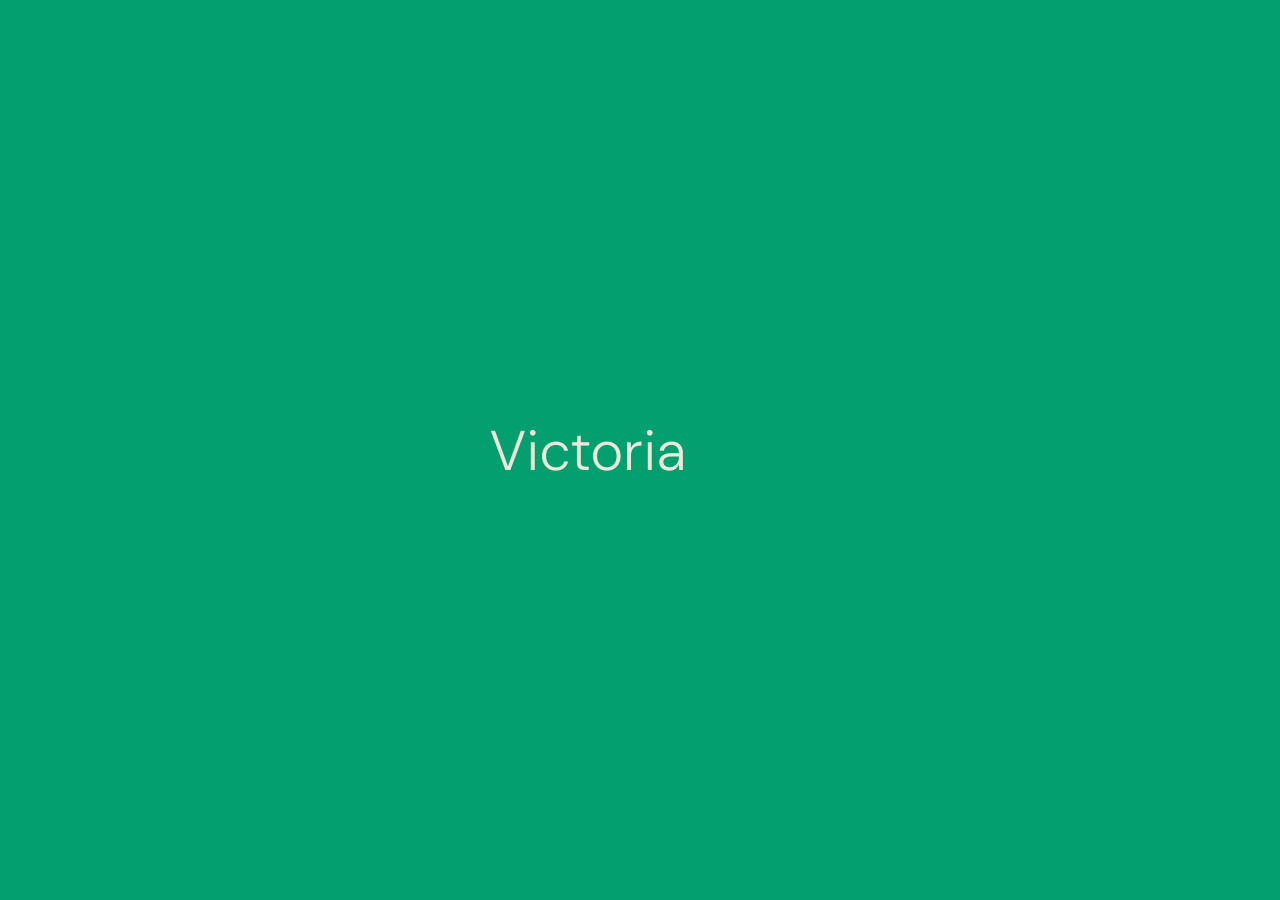
<file: hero-prototype.html>
<!DOCTYPE html>
<html lang="en">
<head>
  <meta charset="UTF-8">
  <meta name="viewport" content="width=device-width, initial-scale=1.0">
  <title>Victoria Fox — Hero Prototype</title>
  <link rel="preconnect" href="https://fonts.googleapis.com">
  <link rel="preconnect" href="https://fonts.gstatic.com" crossorigin>
  <link href="https://fonts.googleapis.com/css2?family=DM+Sans:ital,opsz,wght@0,9..40,100..900;1,9..40,100..900&display=swap" rel="stylesheet">
  <style>
    *, *::before, *::after {
      margin: 0;
      padding: 0;
      box-sizing: border-box;
    }

    html, body {
      width: 100%;
      height: 100%;
      overflow: hidden;
      background: #039F6E;
    }

    .hero {
      width: 100vw;
      height: 100vh;
      display: flex;
      align-items: center;
      justify-content: center;
    }

    .name-wrap {
      display: flex;
      align-items: baseline;
    }

    .letter {
      font-family: 'DM Sans', sans-serif;
      font-size: clamp(1.5rem, 4.5vw, 3.5rem);
      font-variation-settings: 'wght' 300, 'opsz' 32;
      color: #EDE8DC;
      display: inline-block;
      opacity: 0;
      transform: translateY(10px);
      transition:
        opacity 0.4s ease,
        transform 0.4s ease;
      white-space: pre;
      letter-spacing: 0.02em;
    }

    .letter.revealed {
      opacity: 1;
      transform: translateY(0);
    }

    .replay {
      position: fixed;
      bottom: 2rem;
      left: 50%;
      transform: translateX(-50%);
      background: transparent;
      border: 1px solid rgba(237, 232, 220, 0.4);
      color: #EDE8DC;
      font-family: 'DM Sans', sans-serif;
      font-size: 0.8rem;
      letter-spacing: 0.1em;
      text-transform: uppercase;
      padding: 0.6rem 1.4rem;
      cursor: pointer;
      opacity: 0;
      transition: opacity 0.4s ease, border-color 0.2s ease;
      border-radius: 2px;
    }

    .replay:hover {
      border-color: rgba(237, 232, 220, 0.8);
    }

    .replay.visible {
      opacity: 1;
    }
  </style>
</head>
<body>
  <div class="hero">
    <div class="name-wrap" id="nameWrap"></div>
  </div>
  <button class="replay" id="replayBtn">Replay</button>

  <script>
    const text = 'Victoria Fox';
    const wrap = document.getElementById('nameWrap');
    const replayBtn = document.getElementById('replayBtn');

    let scatterTimer = null;

    function build() {
      wrap.innerHTML = '';
      text.split('').forEach((char) => {
        const span = document.createElement('span');
        span.classList.add('letter');
        span.textContent = char === ' ' ? ' ' : char;
        wrap.appendChild(span);
      });
    }

    function reveal() {
      const letters = [...document.querySelectorAll('.letter')];
      letters.forEach((letter, i) => {
        setTimeout(() => {
          letter.classList.add('revealed');
        }, 300 + i * 80);
      });

      // Scatter fires after reveal completes + a pause to let it sit
      const afterReveal = 300 + (letters.length - 1) * 80 + 1000;
      scatterTimer = setTimeout(scatter, afterReveal);
    }

    function scatter() {
      const letters = [...document.querySelectorAll('.letter')];

      // Snapshot positions before touching anything
      const rects = letters.map(l => l.getBoundingClientRect());

      // Pin each letter at its current screen position, removing it from flow
      letters.forEach((letter, i) => {
        const r = rects[i];
        letter.style.position = 'fixed';
        letter.style.left = r.left + 'px';
        letter.style.top = r.top + 'px';
        letter.style.margin = '0';
        letter.style.transition = 'none';
        letter.offsetHeight; // force reflow so position is applied before transitions kick in
      });

      // Animate each letter to a random scattered state
      letters.forEach((letter, i) => {
        const targetLeft   = lerp(0.04, 0.82, rand()) * window.innerWidth;
        const targetTop    = lerp(0.04, 0.82, rand()) * window.innerHeight;
        const targetRotate = (rand() - 0.5) * 360;
        const targetSize   = lerp(7, 22, rand());
        const targetWeight = Math.round(lerp(100, 900, rand()));
        const targetOpsz   = lerp(9, 40, rand());

        // Slowed down vs reference — ~3s move, weight morphing extends a bit longer
        const moveDur   = 2800 + rand() * 600;  // ms
        const morphDur  = moveDur * 1.4;

        setTimeout(() => {
          letter.style.transition = [
            `left ${moveDur}ms cubic-bezier(0.16, 1, 0.3, 1)`,
            `top ${moveDur}ms cubic-bezier(0.16, 1, 0.3, 1)`,
            `font-size ${moveDur}ms cubic-bezier(0.16, 1, 0.3, 1)`,
            `transform ${moveDur}ms cubic-bezier(0.16, 1, 0.3, 1)`,
            `font-variation-settings ${morphDur}ms ease-in-out`,
          ].join(', ');

          letter.style.left = targetLeft + 'px';
          letter.style.top = targetTop + 'px';
          letter.style.fontSize = targetSize + 'vw';
          letter.style.transform = `rotate(${targetRotate}deg)`;
          letter.style.fontVariationSettings = `'wght' ${targetWeight}, 'opsz' ${targetOpsz}`;
        }, i * 60);
      });

      // Show replay button once scatter is well underway
      setTimeout(() => replayBtn.classList.add('visible'), 2000);
    }

    function replay() {
      clearTimeout(scatterTimer);
      replayBtn.classList.remove('visible');
      build();
      // tiny delay so the DOM has rebuilt before we start animating
      setTimeout(reveal, 80);
    }

    function lerp(min, max, t) { return min + (max - min) * t; }
    function rand() { return Math.random(); }

    replayBtn.addEventListener('click', replay);

    // Kick off on load
    build();
    reveal();
  </script>
</body>
</html>
</file>
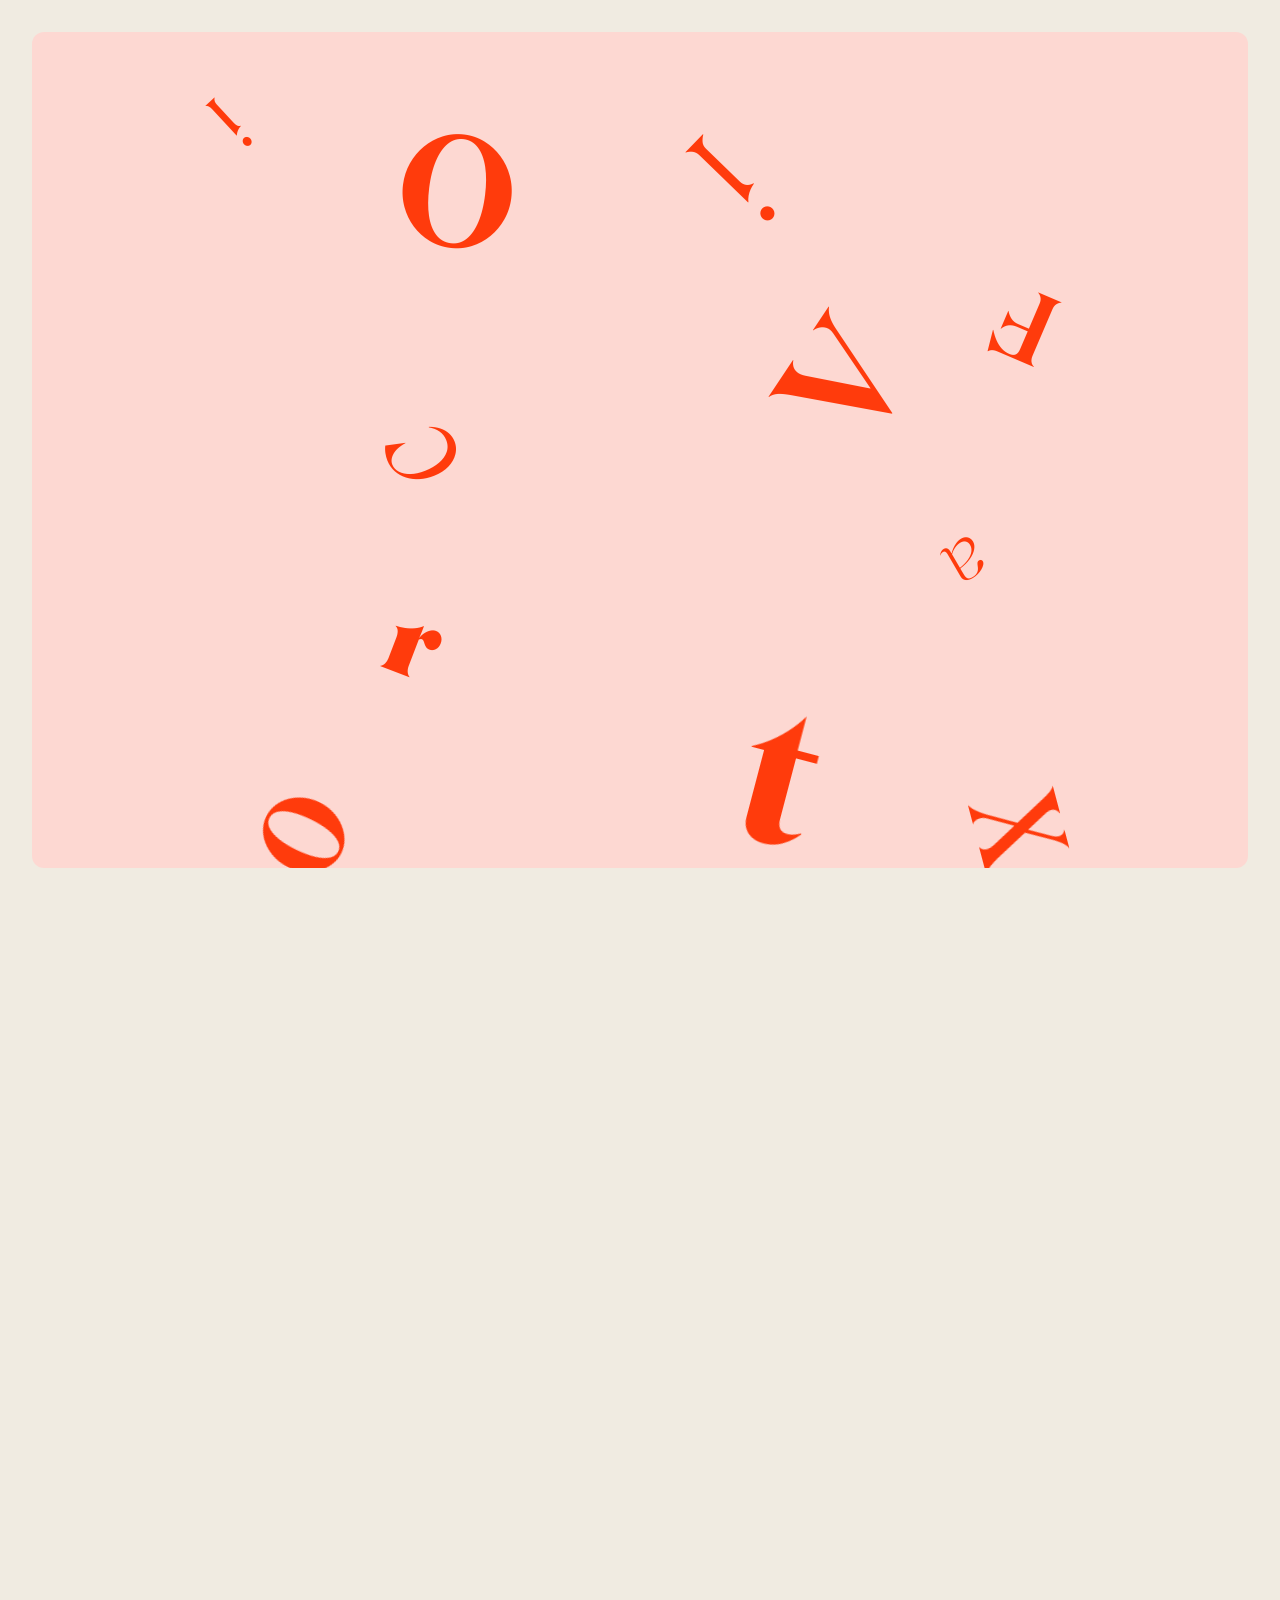
<file: hero-variants.html>
<!DOCTYPE html>
<html lang="en">
<head>
  <meta charset="UTF-8">
  <meta name="viewport" content="width=device-width, initial-scale=1.0">
  <title>Victoria Fox — Hero Prototype</title>
  <style>
    @font-face {
      font-family: 'Roslindale';
      src: url('RoslindaleVariable-VF-Testing.ttf') format('truetype');
      font-weight: 100 900;
      font-style: normal;
    }
    @font-face {
      font-family: 'Roslindale Display';
      src: url('RoslindaleVariable-VF[Display]-Testing.ttf') format('truetype');
      font-weight: 100 900;
      font-style: normal;
    }
  </style>
  <style>
    *, *::before, *::after { margin: 0; padding: 0; box-sizing: border-box; }
    html, body { width: 100%; height: 100%; background: #F0EBE1; }
    :root { --text-color: #EDE8DC; }

    .stage {
      position: fixed;
      inset: 32px;
      overflow: hidden;
      border-radius: 12px;
    }

    .letter {
      font-family: 'Roslindale Display', serif;
      color: var(--text-color);
      display: inline-block;
      white-space: pre;
      letter-spacing: 0.01em;
    }

    .name-wrap {
      position: absolute;
      left: 50%;
      top: 50%;
      transform: translate(-50%, -50%);
      display: flex;
      align-items: baseline;
      white-space: nowrap;
    }
  </style>
</head>
<body>

<div class="stage" id="stage"></div>

<script>
const TEXT         = 'Victoria Fox';
const SCROLL_RANGE = 1400;

const PALETTES = [
  { bg: '#039F6E', text: '#EDE8DC' },
  { bg: '#FF3B0C', text: '#FDBB00' },
  { bg: '#FDD8D2', text: '#FF3B0C' },
  { bg: '#FFFF9B', text: '#FB6124' },
  { bg: '#F6FFFB', text: '#6BFD00' },
  { bg: '#FFF8FF', text: '#F200FF' },
];
const PALETTE = PALETTES[Math.floor(Math.random() * PALETTES.length)];

function rand(a, b) { return a + Math.random() * (b - a); }
function randInt(a, b) { return Math.round(rand(a, b)); }
function lerp(a, b, t) { return a + (b - a) * t; }
function easeOut(v) { return 1 - Math.pow(1 - v, 2.5); }

// ── Make page scrollable ──────────────────────────────────────
const spacer = document.createElement('div');
spacer.style.cssText = 'height:400vh;width:1px;position:absolute;top:0;left:0;pointer-events:none;';
document.body.appendChild(spacer);
document.documentElement.style.height = 'auto';
document.documentElement.style.overflowY = 'scroll';

// ── Apply palette ─────────────────────────────────────────────
const stage = document.getElementById('stage');
stage.style.background = PALETTE.bg;
document.documentElement.style.setProperty('--text-color', PALETTE.text);

// BASE_PX derived from stage width so scatter coords stay inside the frame
const BASE_PX = 0.11 * stage.clientWidth;

const wrap = document.createElement('div');
wrap.classList.add('name-wrap');
stage.appendChild(wrap);
const letters = TEXT.split('').map(char => {
  const s = document.createElement('span');
  s.classList.add('letter');
  s.textContent = char === ' ' ? ' ' : char;
  wrap.appendChild(s);
  return s;
});
letters.forEach(l => {
  l.style.fontSize = BASE_PX + 'px';
  l.style.fontVariationSettings = "'wght' 700, 'wdth' 75";
  l.style.opacity = '1';
});

// ── Measure home positions, pin inside stage (absolute so overflow:hidden clips them) ──
document.body.offsetHeight;
const homeRects = (() => {
  const stageRect = stage.getBoundingClientRect();
  const rects = letters.map(l => l.getBoundingClientRect());
  letters.forEach((l, i) => {
    const r = rects[i];
    l.style.transition = 'none';
    l.style.position = 'absolute';
    l.style.left = (r.left - stageRect.left) + 'px';
    l.style.top  = (r.top  - stageRect.top)  + 'px';
    l.style.margin = '0';
  });
  document.body.offsetHeight;
  letters.forEach(l => stage.appendChild(l));
  wrap.remove();
  // Return stage-relative rects
  return rects.map(r => ({
    left: r.left - stageRect.left,
    top:  r.top  - stageRect.top,
    width: r.width,
    height: r.height,
  }));
})();

// ── Generate non-overlapping scatter positions ───────────────
// Each letter is treated as a circle (radius ∝ font size) so
// collision detection works regardless of rotation angle.
function makeTargets() {
  const placed = []; // { cx, cy, r } of confirmed positions
  const GAP = 20;    // minimum px between letter edges

  const sw = stage.clientWidth;
  const sh = stage.clientHeight;
  const minX = 0.04 * sw;
  const maxX = 0.88 * sw;
  const minY = 0.04 * sh;
  const maxY = 0.88 * sh;

  return letters.map(l => {
    const isSpace = l.textContent === ' ';
    const size = rand(6, 18) * sw / 100;
    const r = size * 0.6; // generous radius covering the glyph at any rotation

    let left = rand(minX, maxX);
    let top  = rand(minY, maxY);

    if (!isSpace) {
      // Centre of the letter (approximate: left + ~0.35em, top + ~0.5em)
      let cx, cy, ok;
      for (let attempt = 0; attempt < 500; attempt++) {
        left = rand(minX, maxX);
        top  = rand(minY, maxY);
        cx = left + size * 0.35;
        cy = top  + size * 0.50;
        ok = placed.every(p => Math.hypot(cx - p.cx, cy - p.cy) >= r + p.r + GAP);
        if (ok) break;
      }
      placed.push({ cx: left + size * 0.35, cy: top + size * 0.50, r });
    }

    return { left, top, size, rot: rand(-180, 180), wght: randInt(100, 900), wdth: rand(75, 100) };
  });
}

let scatterTargets = makeTargets();

// Place letters at scattered positions immediately
letters.forEach((l, i) => {
  const s = scatterTargets[i];
  l.style.left      = s.left + 'px';
  l.style.top       = s.top  + 'px';
  l.style.fontSize  = s.size + 'px';
  l.style.transform = `rotate(${s.rot}deg)`;
  l.style.fontVariationSettings = `'wght' ${s.wght}, 'wdth' ${s.wdth.toFixed(1)}`;
});

// ── Static assembled text (shown at end of scroll) ───────────
const staticText = document.createElement('p');
Object.assign(staticText.style, {
  position: 'absolute',
  left: '50%',
  top: '50%',
  transform: 'translate(-50%, -50%)',
  fontFamily: "'Roslindale Display', serif",
  fontSize: BASE_PX + 'px',
  fontVariationSettings: "'wght' 700, 'wdth' 75",
  color: PALETTE.text,
  whiteSpace: 'nowrap',
  letterSpacing: '0.01em', // ← tune this value
  opacity: '0',
  pointerEvents: 'none',
});
staticText.textContent = TEXT;
stage.appendChild(staticText);

// ── Per-letter wibble parameters (randomised once) ───────────
const wibble = letters.map(() => ({
  fRot: rand(0.3, 0.7),  phRot: rand(0, Math.PI * 2),  aRot: rand(12, 28),
  fX:   rand(0.2, 0.5),  phX:   rand(0, Math.PI * 2),  aX:   rand(5, 12),
  fY:   rand(0.25, 0.55),phY:   rand(0, Math.PI * 2),  aY:   rand(5, 12),
}));

// ── Scroll-driven assembly ────────────────────────────────────
let prevP = 0;
const SWAP_THRESHOLD = 0.92;

function tick() {
  const p = easeOut(Math.min(1, window.scrollY / SCROLL_RANGE));
  const t = performance.now() / 1000;

  if (prevP > 0.02 && p < 0.02) scatterTargets = makeTargets();
  prevP = p;

  if (p >= SWAP_THRESHOLD) {
    letters.forEach(l => { l.style.opacity = '0'; });
    staticText.style.opacity = '1';
  } else {
    staticText.style.opacity = '0';
    // Wibble fades out as letters assemble
    const wibbleAmt = Math.max(0, 1 - p * 2.5);
    letters.forEach((l, i) => {
      const s = scatterTargets[i];
      const h = homeRects[i];
      const w = wibble[i];
      const wobbleX   = Math.sin(t * w.fX   + w.phX)   * w.aX   * wibbleAmt;
      const wobbleY   = Math.sin(t * w.fY   + w.phY)   * w.aY   * wibbleAmt;
      const wobbleRot = Math.sin(t * w.fRot + w.phRot) * w.aRot * wibbleAmt;
      l.style.opacity   = '1';
      l.style.left      = (lerp(s.left, h.left, p) + wobbleX) + 'px';
      l.style.top       = (lerp(s.top,  h.top,  p) + wobbleY) + 'px';
      l.style.fontSize  = lerp(s.size, BASE_PX, p) + 'px';
      l.style.transform = `rotate(${lerp(s.rot, 0, p) + wobbleRot}deg)`;
      l.style.fontVariationSettings = `'wght' ${Math.round(lerp(s.wght, 700, p))}, 'wdth' ${lerp(s.wdth, 75, p).toFixed(1)}`;
    });
  }

  requestAnimationFrame(tick);
}

const hint = { style: {} }; // stub — hint removed but tick() still references it

tick();
</script>
</body>
</html>
</file>
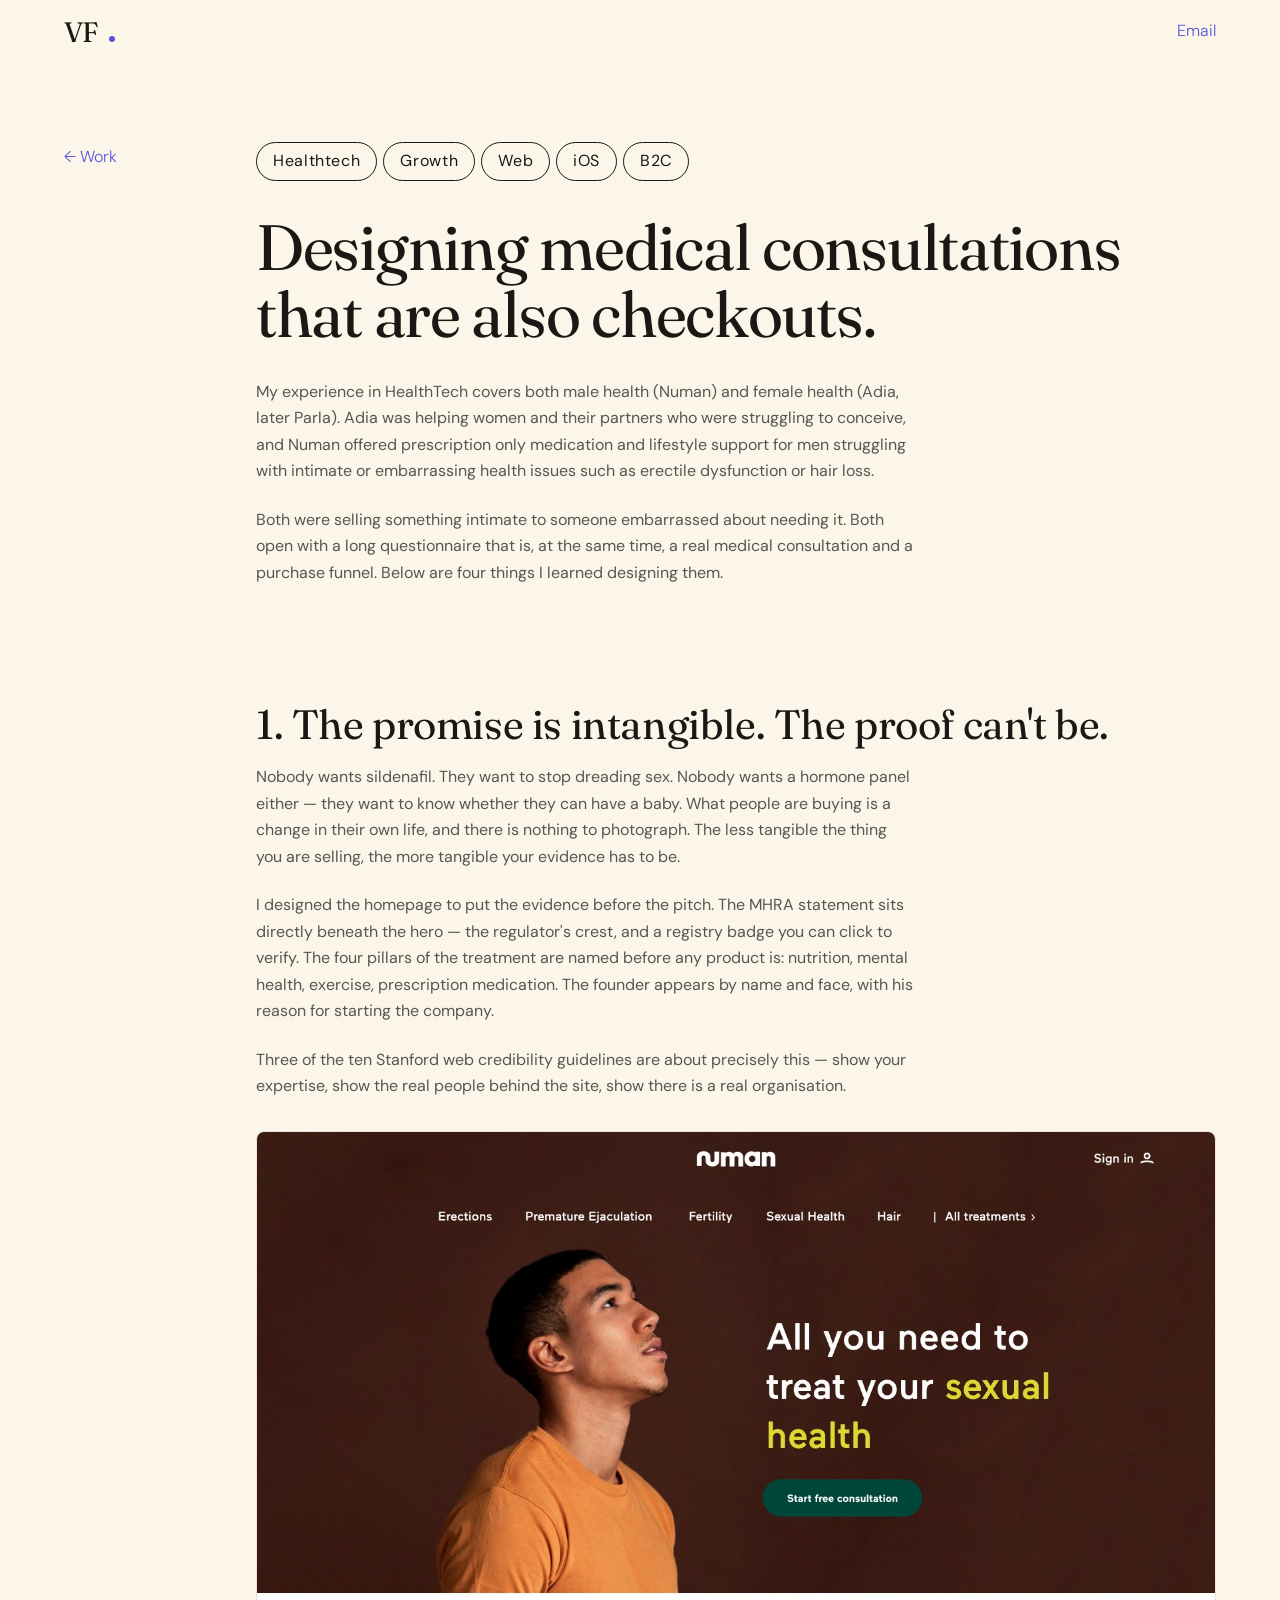
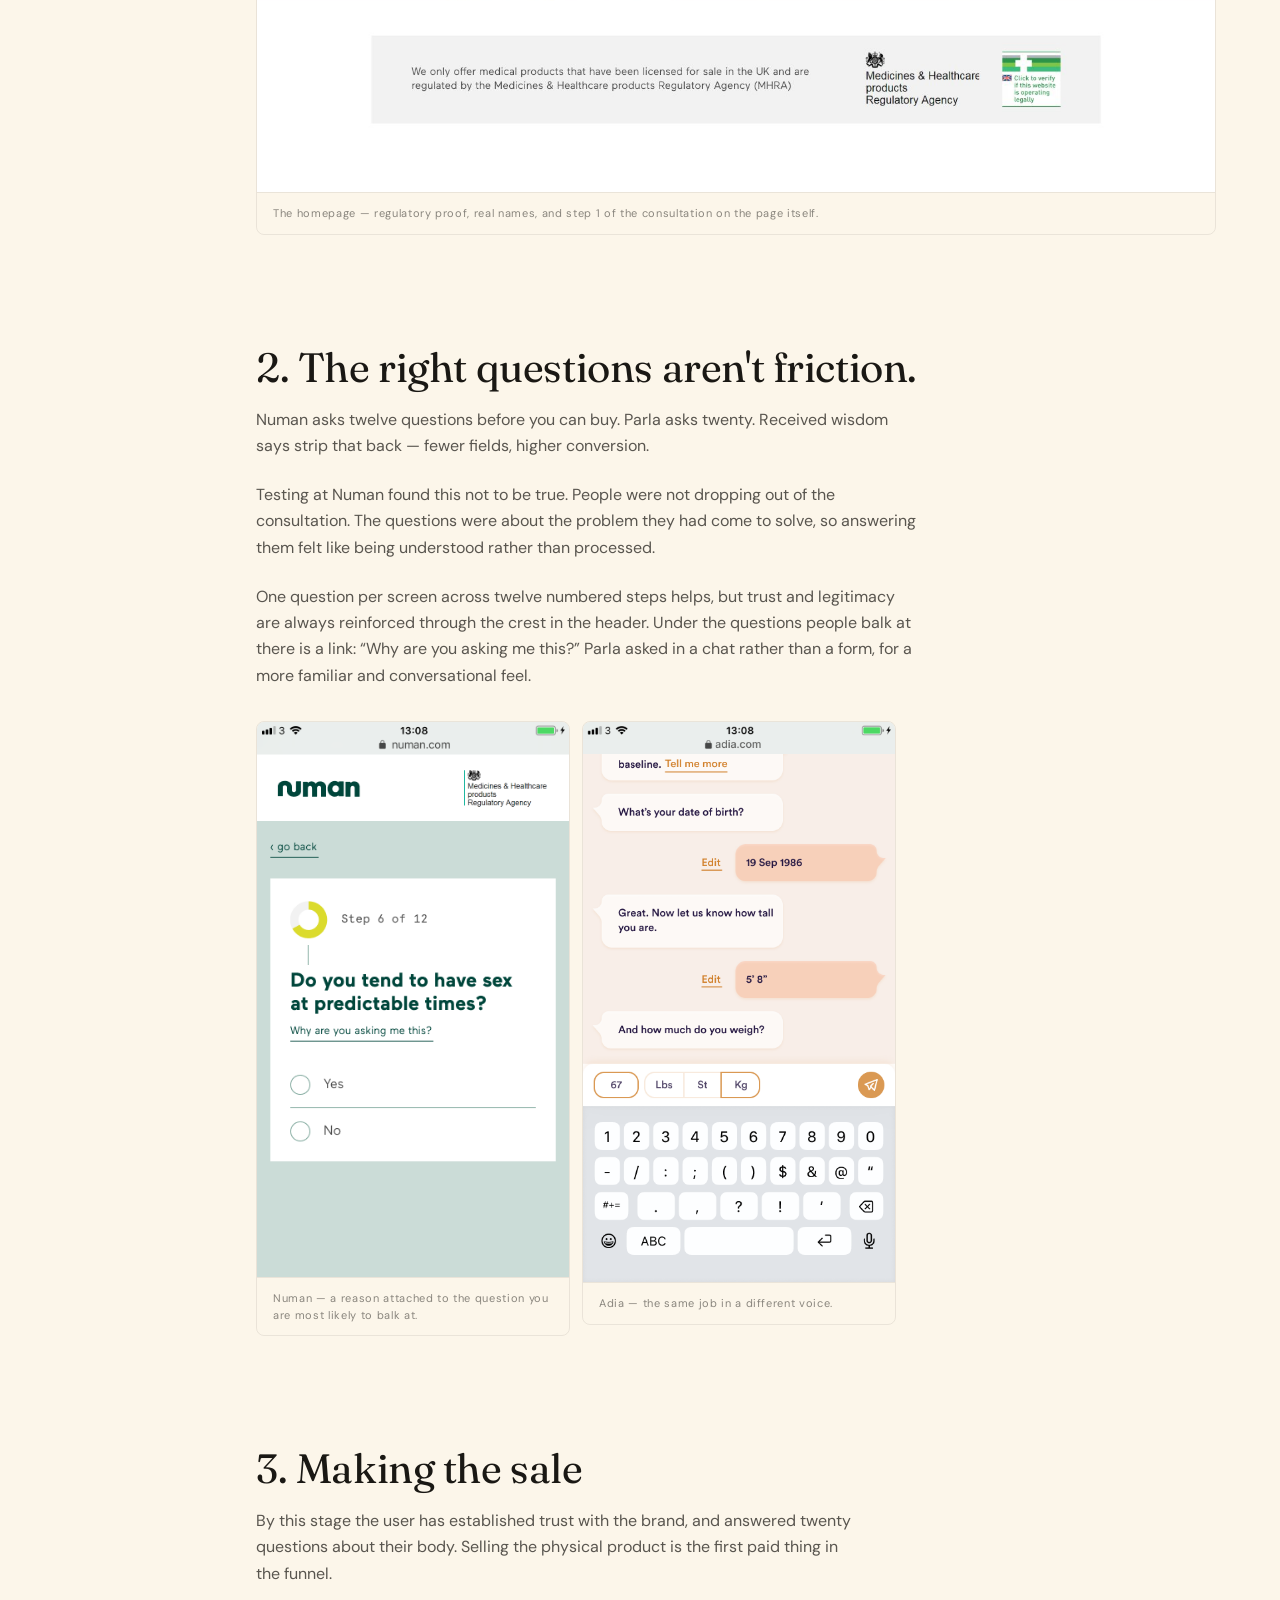
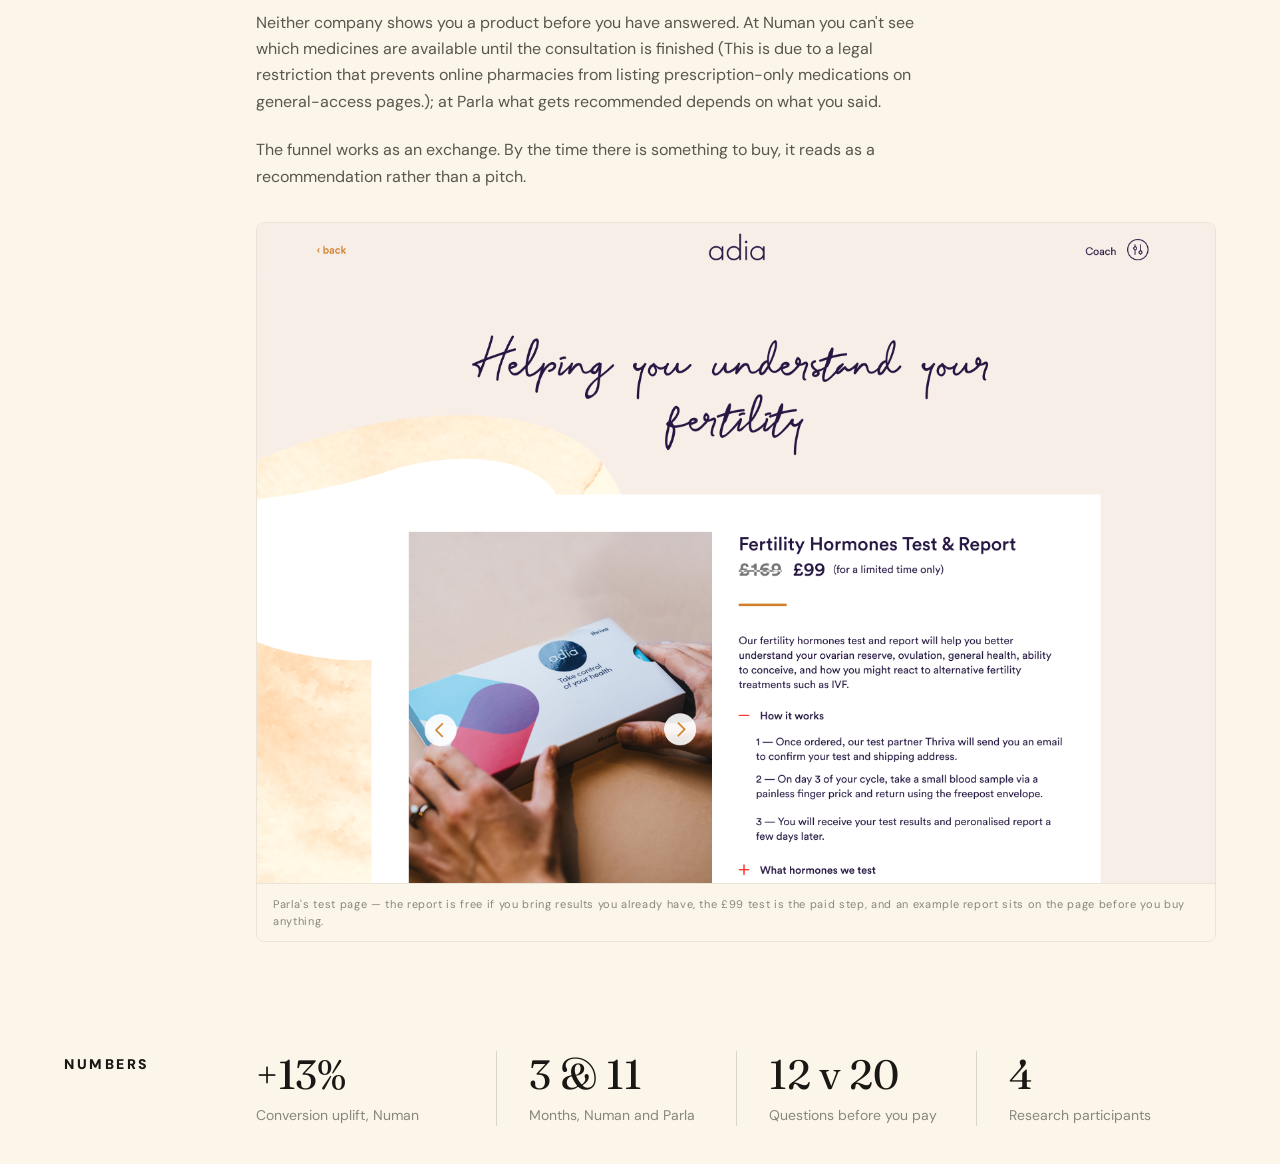
<file: numan-parla.html>
<!doctype html>
<html lang="en">

<head>
  <meta charset="utf-8" />
  <link rel="icon"
    href="data:image/svg+xml,<svg xmlns='http://www.w3.org/2000/svg'><text y='32' font-size='32'>💣</text></svg>">
  <meta name="viewport" content="width=device-width, initial-scale=1" />
  <title>Numan &amp; Parla — Victoria Fox</title>
  <meta name="description"
    content="Two truths at once: designing medical consultations that are also checkouts. Numan and Parla, 2019–2020." />
  <link rel="preconnect" href="https://fonts.googleapis.com" />
  <link rel="preconnect" href="https://fonts.gstatic.com" crossorigin />
  <link rel="stylesheet"
    href="https://fonts.googleapis.com/css2?family=DM+Sans:ital,wght@0,400;0,500;0,600;1,400&display=swap" />
  <link rel="stylesheet"
    href="https://fonts.googleapis.com/css2?family=Fraunces:opsz,wght@9..144,100..900&display=swap" />
  <link rel="stylesheet" href="styles.css?v=17" />
</head>

<body>

  <header class="nav" id="nav">
    <div class="container nav__inner">
      <a href="index.html" class="nav__logo" aria-label="Victoria Fox — back to home">VF</a>
      <div class="nav__right">
        <a href="mailto:vickyloufox@gmail.com" class="nav__link" data-copy-email>Email</a>
      </div>
    </div>
  </header>

  <!-- Title + tags -->
  <section class="section section--sl" style="padding-bottom:0">
    <div class="container">
      <div class="sl">
        <div class="sl__label">
          <a href="index.html#work" class="cs-back">← Work</a>
        </div>
        <div class="sl__body">
          <div class="cs-tags">
            <span class="wtag wtag--sector">Healthtech</span><span class="wtag wtag--growth">Growth</span><span
              class="wtag wtag--web">Web</span><span class="wtag wtag--ios">iOS</span><span
              class="wtag wtag--b2c">B2C</span>
          </div>
          <h1 class="cs-title t-title">Designing medical consultations that are also checkouts.</h1>
        </div>
      </div>
    </div>
  </section>

  <!-- Overview + Stats -->
  <section class="section section--sl" style="padding-top:var(--s-6)">
    <div class="container">
      <div class="sl">
        <span class="sl__label"></span>
        <div class="sl__body cs-body">
          <p class="about__lead">My experience in HealthTech covers both male health (Numan) and female health (Adia,
            later
            Parla). Adia was helping women and their partners who were struggling to conceive, and Numan offered
            prescription only medication and lifestyle support for men struggling with intimate or embarrassing health
            issues such as erectile dysfunction or hair loss.</p>
          <p class="about__lead">Both were selling something intimate to someone embarrassed
            about needing it. Both open with a long
            questionnaire
            that is, at the same time, a real medical consultation and a purchase funnel. Below are four things I
            learned
            designing them.</p>
        </div>
      </div>
    </div>
  </section>

  <!-- 1. The promise is intangible -->
  <section class="section section--cs">
    <div class="container">
      <div class="sl">
        <span class="sl__label"></span>
        <div class="sl__body cs-body">
          <h2 class="cs-section-title t-heading">1. The promise is intangible. The proof can't be.</h2>
          <p>Nobody wants sildenafil. They want to stop dreading sex. Nobody wants a hormone panel either — they want to
            know whether they can have a baby. What people are buying is a change in their own life, and there is
            nothing to photograph. The less tangible the thing you are selling, the more
            tangible your evidence has to be.</p>
          <p>I designed the homepage to put the evidence before the pitch. The MHRA statement sits directly beneath the
            hero — the regulator's crest, and a registry badge you can click to verify. The four pillars of the
            treatment are named before any product is: nutrition, mental health, exercise, prescription medication. The
            founder appears by name and face, with his reason for starting the company.</p>
          <p>Three of the ten Stanford web credibility guidelines are about precisely this — show your expertise, show
            the real people behind the site, show there is a real organisation.</p>

          <figure class="cs-figure cs-figure--scroll">
            <div class="cs-figure__frame">
              <img src="np-numan-homepage.jpg"
                alt="Numan homepage: the MHRA statement and crest below the hero, the four pillars of the treatment approach, a named founder and a named customer, the annual plan priced in the open, and step 1 of the consultation embedded on the page.">
            </div>
            <figcaption>The homepage — regulatory proof, real names, and step 1 of the consultation on the page
              itself.</figcaption>
          </figure>
        </div>
      </div>
    </div>
  </section>

  <!-- 2. The right questions aren't friction -->
  <section class="section section--cs">
    <div class="container">
      <div class="sl">
        <span class="sl__label"></span>
        <div class="sl__body cs-body">
          <h2 class="cs-section-title t-heading">2. The right questions aren't friction.</h2>
          <p>Numan asks twelve questions before you can buy. Parla asks twenty. Received wisdom says strip that back —
            fewer fields, higher conversion.</p>
          <p>Testing at Numan found this not to be true. People were not dropping out of the consultation. The questions
            were
            about the problem they had come to solve, so answering them felt like being understood rather than
            processed.</p>
          <p>One question per screen across twelve numbered steps helps, but trust and legitimacy are always reinforced
            through the crest in the header. Under the questions people balk at there is a link: “Why are you asking me
            this?” Parla
            asked in a chat rather than a form, for a more familiar and conversational feel.
          </p>
          <div class="cs-figure-pair cs-figure-pair--narrow">
            <figure class="cs-figure">
              <img src="np-numan-consultation.png"
                alt="Numan consultation step 6 of 12 on mobile: a go back link, a partly filled progress ring beside the label Step 6 of 12, the question “Do you tend to have sex at predictable times?”, an underlined link reading “Why are you asking me this?”, and Yes / No radio options.">
              <figcaption>Numan — a reason attached to the question you are most likely to balk at.</figcaption>
            </figure>
            <figure class="cs-figure">
              <img src="np-parla-onboarding.png"
                alt="Parla onboarding flow showing the fertility questionnaire experience.">
              <figcaption>Adia — the same job in a different voice.</figcaption>
            </figure>
          </div>
        </div>
      </div>
    </div>
  </section>

  <!-- 3. Give away the understanding -->
  <section class="section section--cs">
    <div class="container">
      <div class="sl">
        <span class="sl__label"></span>
        <div class="sl__body cs-body">
          <h2 class="cs-section-title t-heading">3. Making the sale</h2>
          <p>By this stage the user has established trust with the brand, and answered twenty questions about their
            body. Selling the physical product is the first paid thing in the funnel.</p>

          <p>Neither company shows you a product before you have answered. At Numan you can't see which medicines are
            available until the consultation is finished (This is due to a legal restriction that prevents online
            pharmacies from listing prescription-only
            medications on general-access pages.); at Parla what gets recommended depends on what you said.
          </p>

          <p>The
            funnel works as an exchange. By the time there is something to buy, it reads as a recommendation rather than
            a pitch.</p>
          <figure class="cs-figure cs-figure--scroll">
            <div class="cs-figure__frame">
              <img src="np-parla-test-page.png"
                alt="Parla's fertility hormones test page: the test and report at £99, reduced from £169, a three-step explanation of how it works, badges for delivery speed, UKAS-certified labs and doctor review, an offer of a free report for anyone who already has results, FAQs, and a preview of the example report showing hormone ranges and what they mean.">
            </div>
            <figcaption>Parla's test page — the report is free if you bring results you already have, the £99 test is
              the paid step, and an example report sits on the page before you buy anything.</figcaption>
          </figure>
        </div>
      </div>
    </div>
  </section>

  <!-- Numbers -->
  <section class="section section--cs">
    <div class="container">
      <div class="sl">
        <span class="sl__label">Numbers</span>
        <div class="sl__body cs-body">
          <div class="stat-bar">
            <div class="stat-bar__item">
              <span class="stat-bar__num t-heading">+13%</span>
              <span class="stat-bar__label">Conversion uplift, Numan</span>
            </div>
            <div class="stat-bar__item">
              <span class="stat-bar__num t-heading">3 &amp; 11</span>
              <span class="stat-bar__label">Months, Numan and Parla</span>
            </div>
            <div class="stat-bar__item">
              <span class="stat-bar__num t-heading">12 v 20</span>
              <span class="stat-bar__label">Questions before you pay</span>
            </div>
            <div class="stat-bar__item">
              <span class="stat-bar__num t-heading">4</span>
              <span class="stat-bar__label">Research participants</span>
            </div>
          </div>
        </div>
      </div>
    </div>
  </section>

    <div class="toast" id="toast">Copied — vickyloufox@gmail.com</div>
    <script src="script.js?v=2"></script>
</body>

</html>
</file>
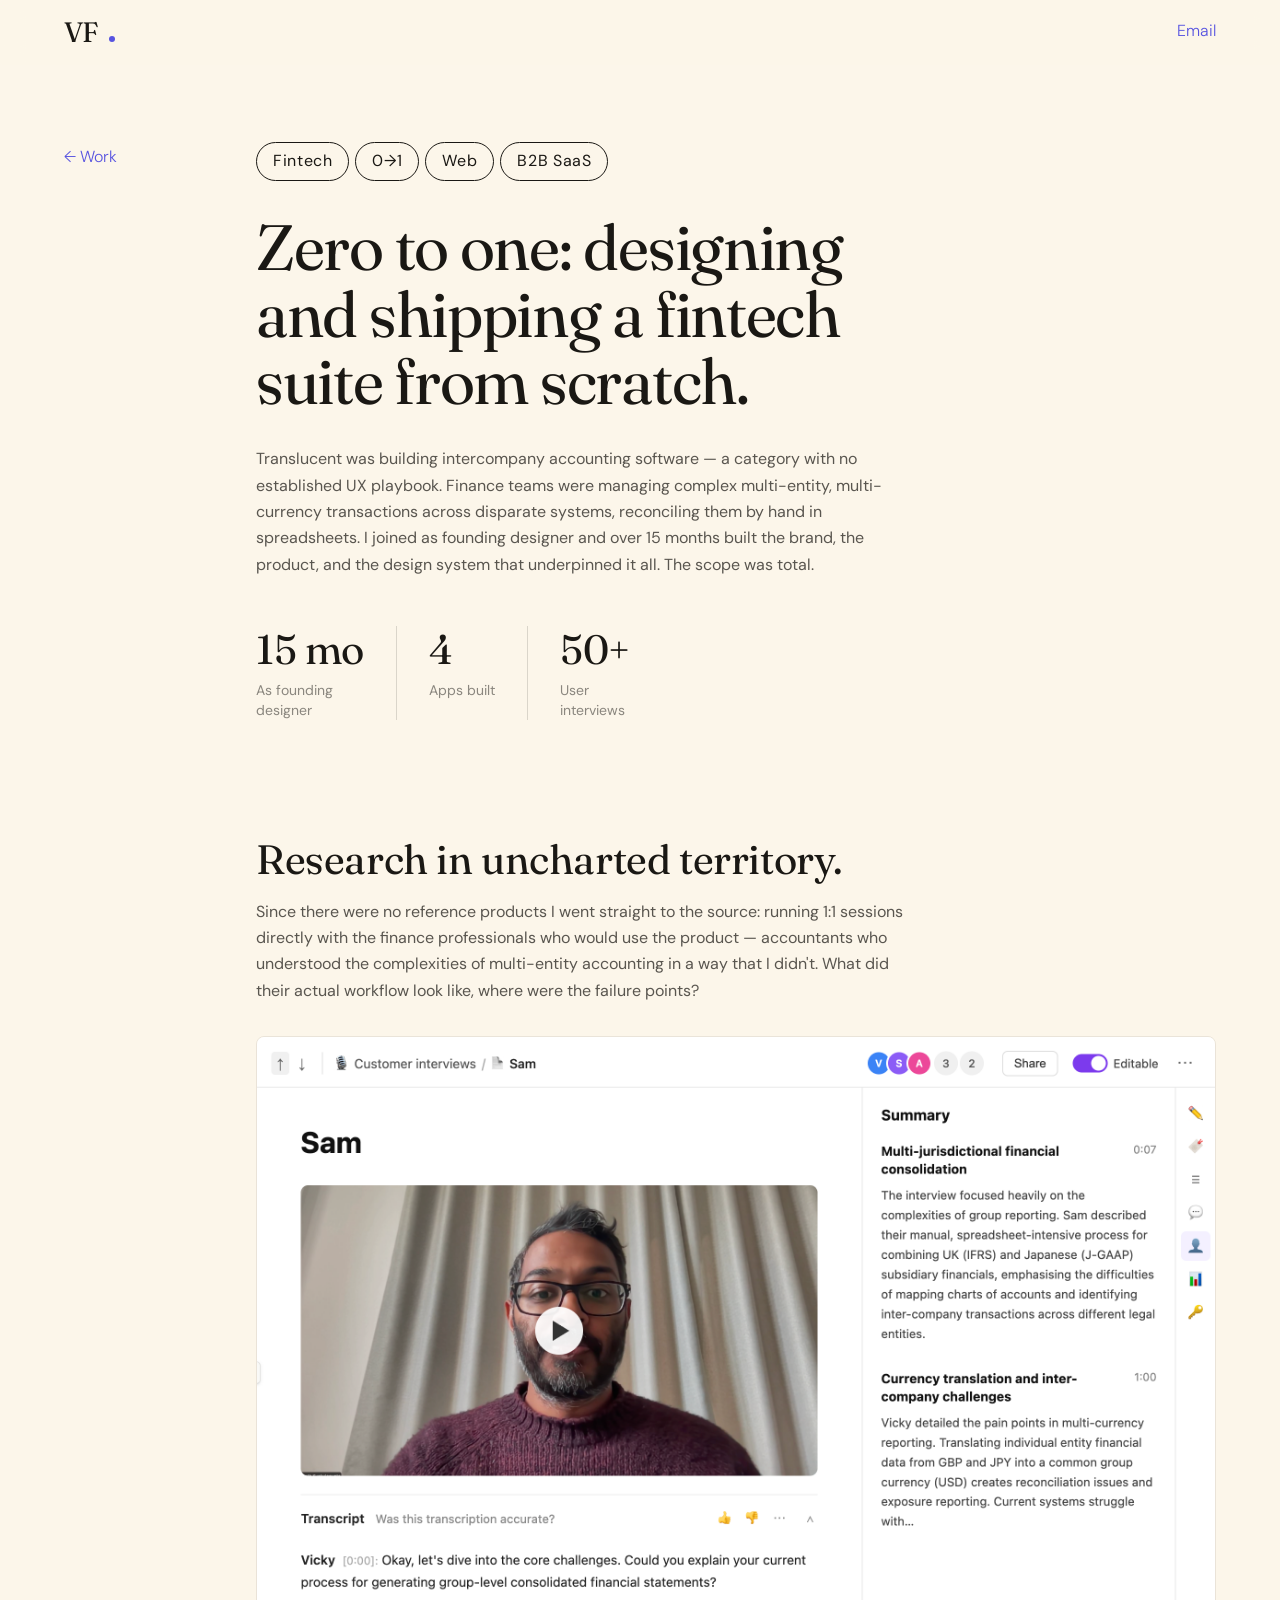
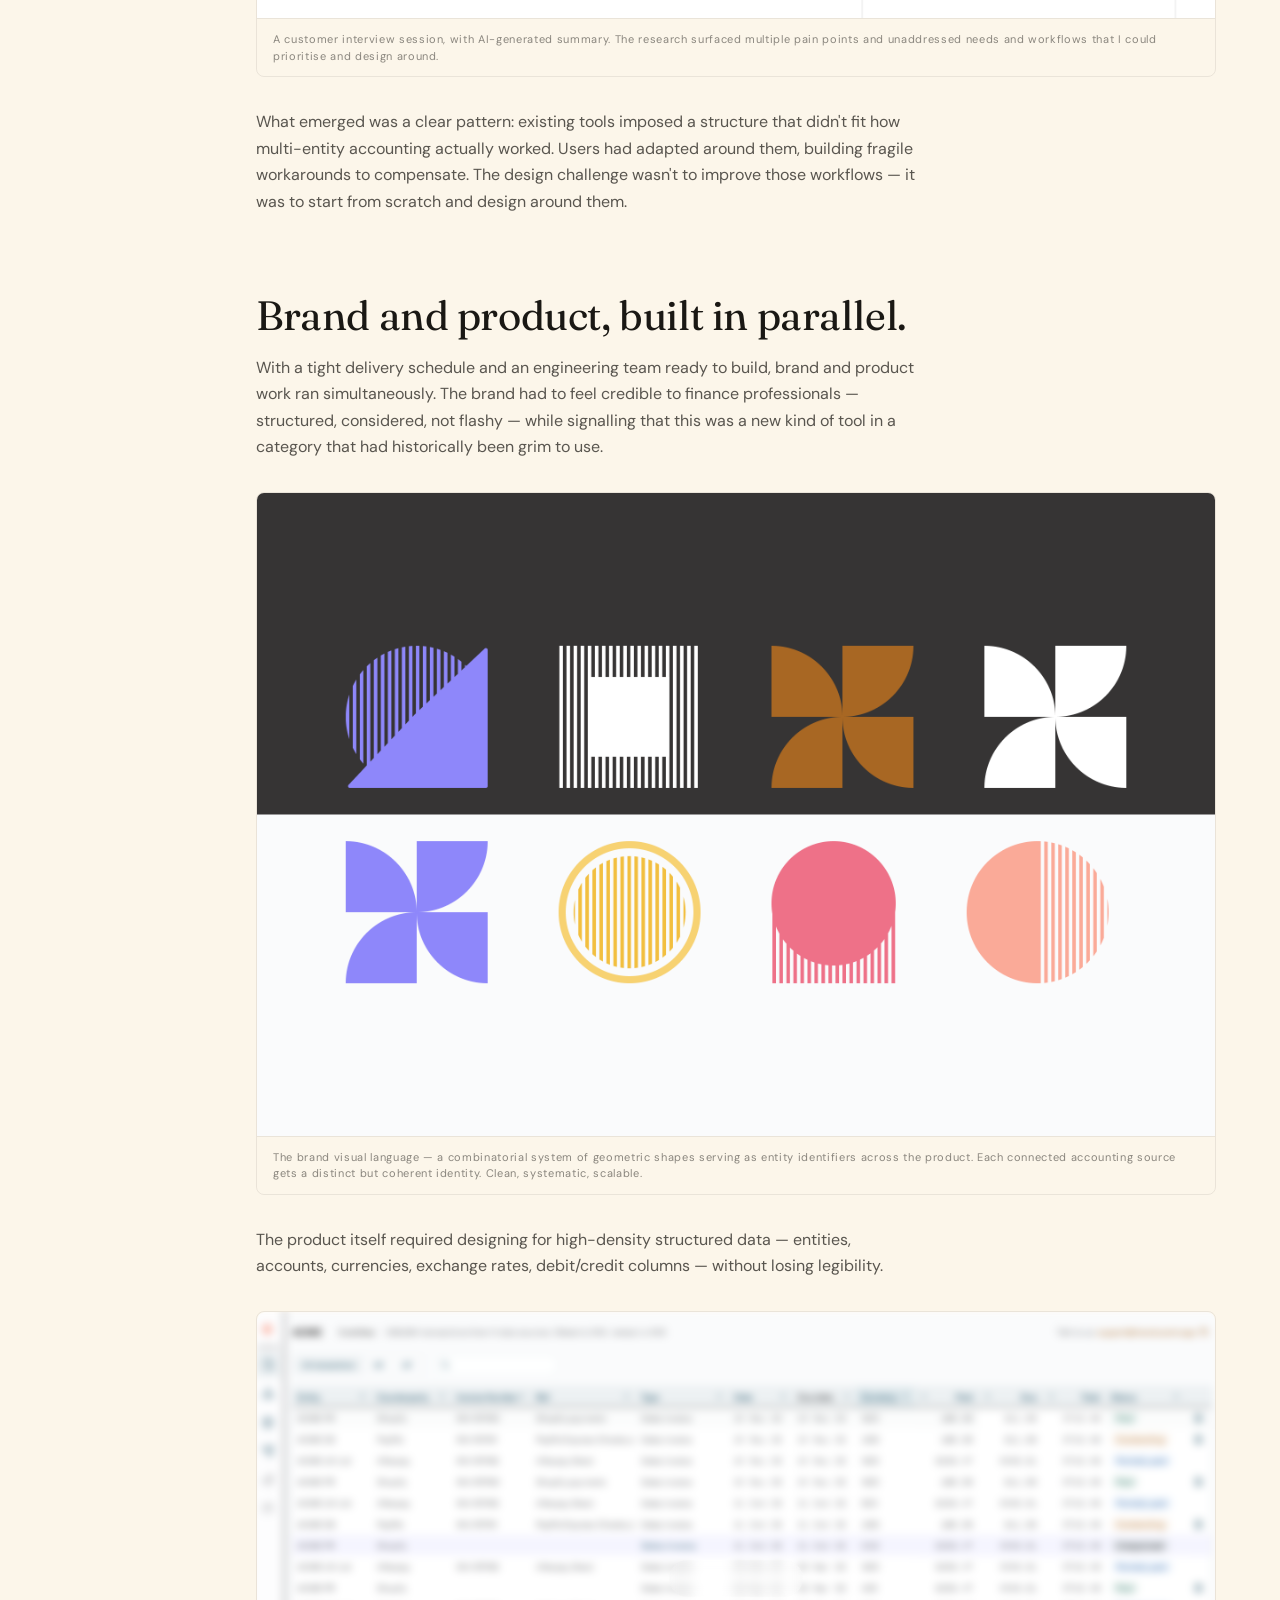
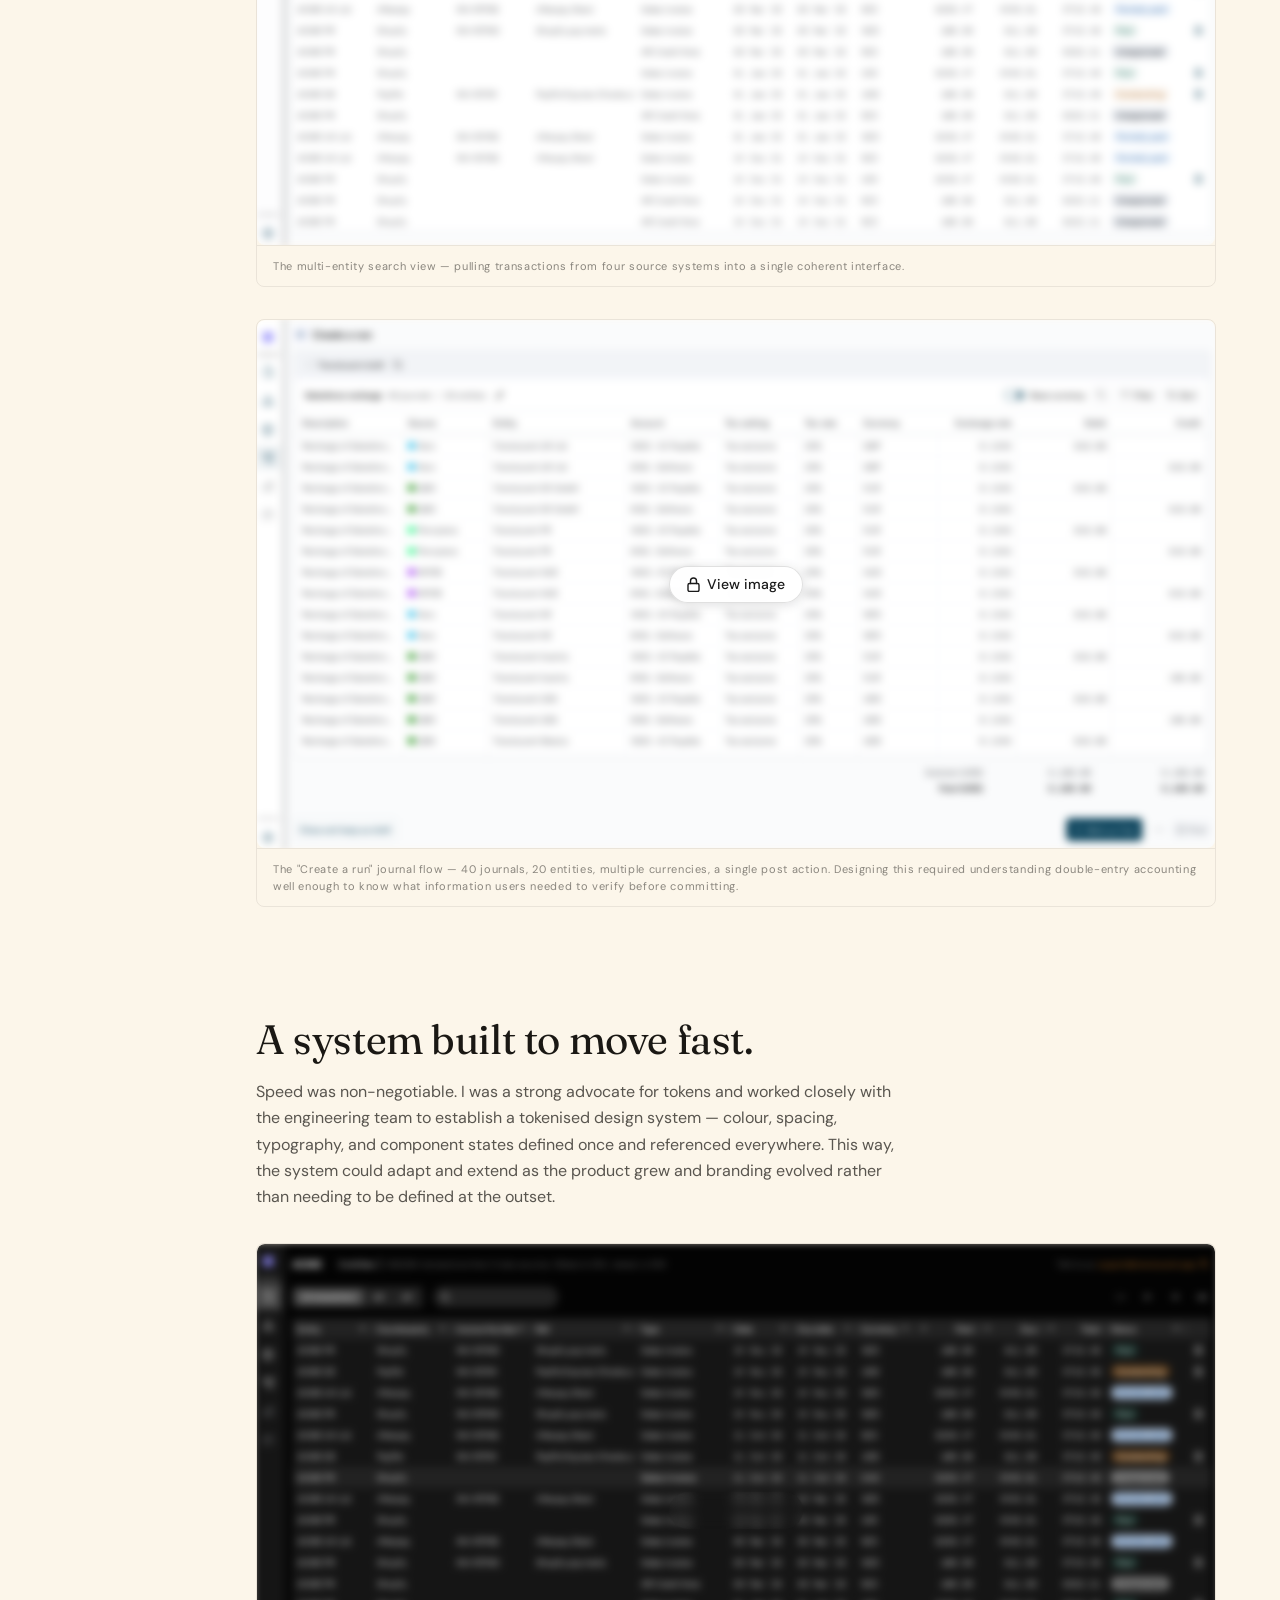
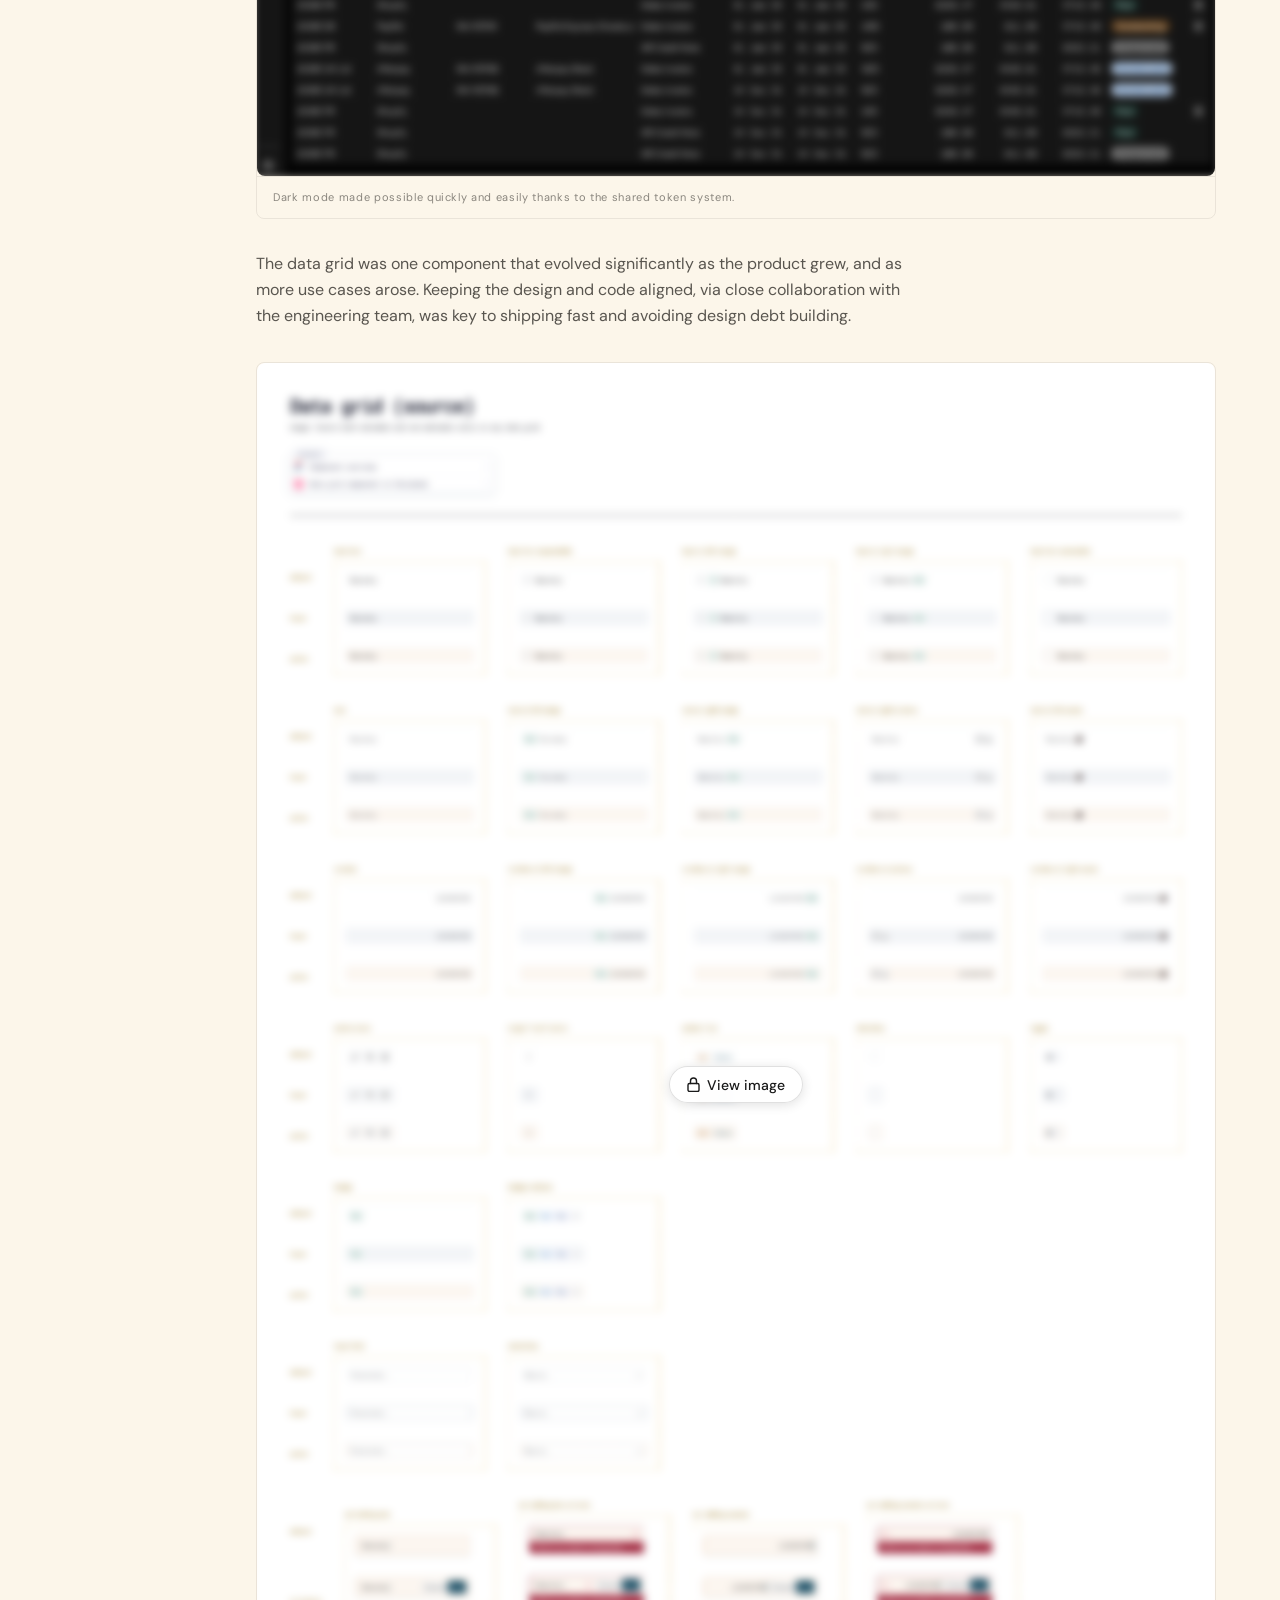
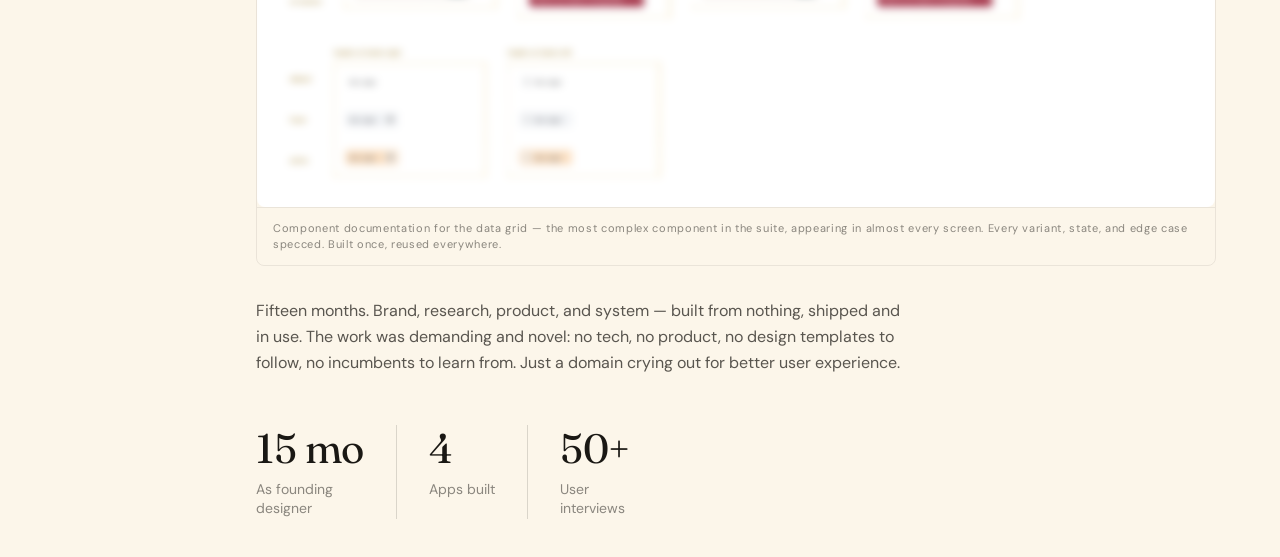
<file: translucent.html>
<!doctype html>
<html lang="en">

<head>
  <meta charset="utf-8" />
  <link rel="icon"
    href="data:image/svg+xml,<svg xmlns='http://www.w3.org/2000/svg'><text y='32' font-size='32'>💣</text></svg>">
  <meta name="viewport" content="width=device-width, initial-scale=1" />
  <title>Translucent — Victoria Fox</title>
  <meta name="description" content="Zero to one: designing and shipping a fintech suite from scratch." />
  <link rel="preconnect" href="https://fonts.googleapis.com" />
  <link rel="preconnect" href="https://fonts.gstatic.com" crossorigin />
  <link rel="stylesheet"
    href="https://fonts.googleapis.com/css2?family=DM+Sans:ital,wght@0,400;0,500;0,600;1,400&display=swap" />
  <link rel="stylesheet"
    href="https://fonts.googleapis.com/css2?family=Fraunces:opsz,wght@9..144,100..900&display=swap" />
  <link rel="stylesheet" href="styles.css?v=17" />
  <style>
    .img-lockable {
      position: relative;
      overflow: hidden;
      border-radius: inherit;
    }
    .img-lockable img {
      filter: blur(4px);
      transform: scale(1.01);
      transition: filter 0.5s ease, transform 0.5s ease;
    }
    .img-lockable.unlocked img {
      filter: none;
      transform: scale(1);
    }
    .img-lock-overlay {
      position: absolute;
      inset: 0;
      display: flex;
      align-items: center;
      justify-content: center;
      transition: opacity 0.3s ease;
      z-index: 2;
    }
    .img-lockable.unlocked .img-lock-overlay {
      opacity: 0;
      pointer-events: none;
    }
    .img-lock-btn {
      display: inline-flex;
      align-items: center;
      gap: 0.5em;
      padding: 0.6em 1.2em;
      background: rgba(255,255,255,0.92);
      border: 1px solid rgba(0,0,0,0.12);
      border-radius: 99px;
      font-family: 'DM Sans', sans-serif;
      font-size: 0.875rem;
      font-weight: 500;
      color: #1a1a1a;
      cursor: pointer;
      backdrop-filter: blur(4px);
      box-shadow: 0 2px 12px rgba(0,0,0,0.12);
      transition: background 0.15s ease, box-shadow 0.15s ease;
    }
    .img-lock-btn:hover {
      background: rgba(255,255,255,1);
      box-shadow: 0 4px 18px rgba(0,0,0,0.16);
    }
    .pw-modal {
      position: fixed;
      inset: 0;
      background: rgba(0,0,0,0.45);
      display: flex;
      align-items: center;
      justify-content: center;
      z-index: 100;
      backdrop-filter: blur(2px);
    }
    .pw-modal[hidden] { display: none; }
    .pw-modal__box {
      background: #fff;
      border-radius: 12px;
      padding: 2rem 2rem 1.75rem;
      width: min(360px, 90vw);
      box-shadow: 0 8px 40px rgba(0,0,0,0.18);
    }
    .pw-modal__title {
      font-family: 'DM Sans', sans-serif;
      font-size: 1rem;
      font-weight: 600;
      color: #1a1a1a;
      margin: 0 0 0.25rem;
    }
    .pw-modal__sub {
      font-family: 'DM Sans', sans-serif;
      font-size: 0.8125rem;
      color: #888;
      margin: 0 0 1.25rem;
    }
    .pw-modal__input {
      width: 100%;
      padding: 0.6em 0.85em;
      border: 1px solid #ddd;
      border-radius: 6px;
      font-family: 'DM Sans', sans-serif;
      font-size: 0.9375rem;
      color: #1a1a1a;
      box-sizing: border-box;
      outline: none;
      transition: border-color 0.15s ease;
    }
    .pw-modal__input:focus { border-color: #999; }
    .pw-modal__input.error { border-color: #c0392b; }
    .pw-modal__error {
      font-family: 'DM Sans', sans-serif;
      font-size: 0.8125rem;
      color: #c0392b;
      margin: 0.4rem 0 0;
      min-height: 1.2em;
    }
    .pw-modal__actions {
      display: flex;
      gap: 0.5rem;
      margin-top: 1.1rem;
      justify-content: flex-end;
    }
    .pw-modal__cancel {
      padding: 0.55em 1.1em;
      background: none;
      border: 1px solid #ddd;
      border-radius: 6px;
      font-family: 'DM Sans', sans-serif;
      font-size: 0.875rem;
      color: #666;
      cursor: pointer;
    }
    .pw-modal__submit {
      padding: 0.55em 1.25em;
      background: #1a1a1a;
      border: none;
      border-radius: 6px;
      font-family: 'DM Sans', sans-serif;
      font-size: 0.875rem;
      font-weight: 500;
      color: #fff;
      cursor: pointer;
    }
    .pw-modal__submit:hover { background: #333; }
  </style>
</head>

<body>

  <header class="nav" id="nav">
    <div class="container nav__inner">
      <a href="index.html" class="nav__logo" aria-label="Victoria Fox — back to home">VF</a>
      <div class="nav__right">
        <a href="mailto:vickyloufox@gmail.com" class="nav__link" data-copy-email>Email</a>
      </div>
    </div>
  </header>

  <!-- Title + tags -->
  <section class="section section--sl" style="padding-bottom:0">
    <div class="container">
      <div class="sl">
        <div class="sl__label">
          <a href="index.html#work" class="cs-back">← Work</a>
        </div>
        <div class="sl__body">
          <div class="cs-tags">
            <span class="wtag wtag--sector">Fintech</span><span class="wtag wtag--zero-to-one">0→1</span><span
              class="wtag wtag--web">Web</span><span class="wtag wtag--b2b">B2B SaaS</span>
          </div>
          <h1 class="cs-title t-title">Zero to one: designing and shipping a fintech suite from scratch.</h1>
        </div>
      </div>
    </div>
  </section>

  <!-- Cover image -->
  <div class="cs-cover">
    <div class="container">
      <div class="sl">
        <div class="sl__label"></div>
        <div class="sl__body">
          <div class="cs-cover__img">
            <div class="img-lockable">
              <img src="Cover-Translucent-Lg.jpg" alt="Translucent product suite" class="case-card__img">
              <div class="img-lock-overlay">
                <button class="img-lock-btn" onclick="showPwModal()">
                  <svg width="13" height="15" viewBox="0 0 13 15" fill="none" xmlns="http://www.w3.org/2000/svg"><rect x="1" y="6.5" width="11" height="8" rx="1.5" stroke="#1a1a1a" stroke-width="1.4"/><path d="M3.5 6.5V4a3 3 0 0 1 6 0v2.5" stroke="#1a1a1a" stroke-width="1.4" stroke-linecap="round"/></svg>
                  View image
                </button>
              </div>
            </div>
          </div>
        </div>
      </div>
    </div>
  </div>

  <!-- Overview + Stats -->
  <section class="section section--sl" style="padding-top:var(--s-6)">
    <div class="container">
      <div class="sl">
        <span class="sl__label"></span>
        <div class="sl__body cs-body">
          <p class="about__lead">Translucent was building intercompany accounting software — a category with no
            established UX playbook. Finance teams were managing complex multi-entity, multi-currency transactions
            across disparate systems, reconciling them by hand in spreadsheets. I joined as founding designer and over
            15 months built the brand, the product, and the design system that underpinned it all. The scope was total.
          </p>
          <div class="stat-bar"
            style="margin-top:var(--s-7); grid-template-columns: repeat(3, auto); justify-content: start">
            <div class="stat-bar__item">
              <span class="stat-bar__num t-heading">15 mo</span>
              <span class="stat-bar__label">As founding<br>designer</span>
            </div>
            <div class="stat-bar__item">
              <span class="stat-bar__num t-heading">4</span>
              <span class="stat-bar__label">Apps built</span>
            </div>
            <div class="stat-bar__item">
              <span class="stat-bar__num t-heading">50+</span>
              <span class="stat-bar__label">User<br>interviews</span>
            </div>
          </div>
        </div>
      </div>
    </div>
  </section>

  <!-- Section 1: Research -->
  <section class="section section--cs">
    <div class="container">
      <div class="sl">
        <span class="sl__label"></span>
        <div class="sl__body cs-body">
          <h2 class="cs-section-title t-heading">Research in uncharted territory.</h2>
          <p>Since there were no reference products I went straight to the source: running 1:1 sessions directly with
            the
            finance professionals who
            would use the product — accountants who understood the complexities of multi-entity accounting in a way that
            I didn't. What did their actual workflow look like, where were the failure points?</p>

          <figure class="cs-figure">
            <img src="TL-Research.png" alt="Customer interview session — Translucent user research"
              class="case-card__img">
            <figcaption>A customer interview session, with AI-generated summary. The research surfaced multiple pain
              points and unaddressed needs and workflows that I could prioritise and design around.</figcaption>
          </figure>

          <p>What emerged was a clear pattern: existing tools imposed a structure that didn't fit how
            multi-entity accounting actually worked. Users had adapted around them, building fragile workarounds
            to compensate. The design challenge wasn't to improve those workflows — it was to start from scratch
            and design around them.</p>
        </div>
      </div>
    </div>
  </section>

  <!-- Section 2: Brand + product -->
  <section class="section section--cs">
    <div class="container">
      <div class="sl">
        <span class="sl__label"></span>
        <div class="sl__body cs-body">
          <h2 class="cs-section-title t-heading">Brand and product, built in parallel.</h2>
          <p>With a tight delivery schedule and an engineering team ready to build, brand and product work ran
            simultaneously. The brand had to feel credible to finance professionals — structured, considered, not flashy
            — while signalling that this was a new kind of tool in a category that had historically been grim to use.
          </p>

          <figure class="cs-figure">
            <img src="TL-Avatars.png" alt="Translucent brand avatar system" class="case-card__img">
            <figcaption>The brand visual language — a combinatorial system of geometric shapes serving as entity
              identifiers across the product. Each connected accounting source gets a distinct but coherent identity.
              Clean, systematic, scalable.</figcaption>
          </figure>

          <p>The product itself required designing for high-density structured data — entities, accounts,
            currencies,
            exchange rates, debit/credit columns — without losing legibility.
          </p>

          <figure class="cs-figure">
            <div class="img-lockable">
              <img src="TL-001-AP.png" alt="Translucent accounts payable transaction view" class="case-card__img">
              <div class="img-lock-overlay">
                <button class="img-lock-btn" onclick="showPwModal()">
                  <svg width="13" height="15" viewBox="0 0 13 15" fill="none" xmlns="http://www.w3.org/2000/svg"><rect x="1" y="6.5" width="11" height="8" rx="1.5" stroke="#1a1a1a" stroke-width="1.4"/><path d="M3.5 6.5V4a3 3 0 0 1 6 0v2.5" stroke="#1a1a1a" stroke-width="1.4" stroke-linecap="round"/></svg>
                  View image
                </button>
              </div>
            </div>
            <figcaption>The multi-entity search view — pulling transactions from four source systems into a single
              coherent interface.</figcaption>
          </figure>

          <figure class="cs-figure">
            <div class="img-lockable">
              <img src="TL-Journals%20%E2%80%93%20Draft.png" alt="Translucent journal creation flow"
                class="case-card__img">
              <div class="img-lock-overlay">
                <button class="img-lock-btn" onclick="showPwModal()">
                  <svg width="13" height="15" viewBox="0 0 13 15" fill="none" xmlns="http://www.w3.org/2000/svg"><rect x="1" y="6.5" width="11" height="8" rx="1.5" stroke="#1a1a1a" stroke-width="1.4"/><path d="M3.5 6.5V4a3 3 0 0 1 6 0v2.5" stroke="#1a1a1a" stroke-width="1.4" stroke-linecap="round"/></svg>
                  View image
                </button>
              </div>
            </div>
            <figcaption>The "Create a run" journal flow — 40 journals, 20 entities, multiple currencies, a single post
              action. Designing this required understanding double-entry accounting well enough to know what information
              users needed to verify before committing.</figcaption>
          </figure>
        </div>
      </div>
    </div>
  </section>

  <!-- Section 3: Design system -->
  <section class="section section--cs">
    <div class="container">
      <div class="sl">
        <span class="sl__label"></span>
        <div class="sl__body cs-body">
          <h2 class="cs-section-title t-heading">A system built to move fast.</h2>
          <p>Speed was non-negotiable. I was a strong advocate for tokens and worked closely with the engineering team
            to establish a tokenised design system — colour,
            spacing, typography, and component states defined once and referenced everywhere. This way, the system
            could adapt and extend as the product grew and branding evolved rather than needing to be defined at the
            outset.</p>

          <figure class="cs-figure">
            <div class="img-lockable">
              <img src="TL-001-AP-Dark.png" alt="Translucent accounts payable — dark mode" class="case-card__img">
              <div class="img-lock-overlay">
                <button class="img-lock-btn" onclick="showPwModal()">
                  <svg width="13" height="15" viewBox="0 0 13 15" fill="none" xmlns="http://www.w3.org/2000/svg"><rect x="1" y="6.5" width="11" height="8" rx="1.5" stroke="#1a1a1a" stroke-width="1.4"/><path d="M3.5 6.5V4a3 3 0 0 1 6 0v2.5" stroke="#1a1a1a" stroke-width="1.4" stroke-linecap="round"/></svg>
                  View image
                </button>
              </div>
            </div>
            <figcaption>Dark mode made possible quickly and easily thanks to the shared token system.</figcaption>
          </figure>

          <p>The data grid was one component that evolved significantly as the product grew, and as more
            use cases arose. Keeping the design and code aligned, via close collaboration with the engineering
            team, was key to shipping fast and avoiding design debt building.</p>

          <figure class="cs-figure">
            <div class="img-lockable">
              <img src="TL-component-documentation.png" alt="Translucent data grid component documentation"
                class="case-card__img">
              <div class="img-lock-overlay">
                <button class="img-lock-btn" onclick="showPwModal()">
                  <svg width="13" height="15" viewBox="0 0 13 15" fill="none" xmlns="http://www.w3.org/2000/svg"><rect x="1" y="6.5" width="11" height="8" rx="1.5" stroke="#1a1a1a" stroke-width="1.4"/><path d="M3.5 6.5V4a3 3 0 0 1 6 0v2.5" stroke="#1a1a1a" stroke-width="1.4" stroke-linecap="round"/></svg>
                  View image
                </button>
              </div>
            </div>
            <figcaption>Component documentation for the data grid — the most complex component in the suite, appearing
              in almost every screen. Every variant, state, and edge case specced. Built once, reused
              everywhere.</figcaption>
          </figure>

          <p>Fifteen months. Brand, research, product, and system — built from nothing, shipped and in use. The work
            was demanding and novel: no tech, no product, no design templates to follow, no incumbents to learn from.
            Just a domain crying out for better user experience.</p>

          <div class="stat-bar"
            style="margin-top:var(--s-7); grid-template-columns: repeat(3, auto); justify-content: start">
            <div class="stat-bar__item">
              <span class="stat-bar__num t-heading">15 mo</span>
              <span class="stat-bar__label">As founding<br>designer</span>
            </div>
            <div class="stat-bar__item">
              <span class="stat-bar__num t-heading">4</span>
              <span class="stat-bar__label">Apps built</span>
            </div>
            <div class="stat-bar__item">
              <span class="stat-bar__num t-heading">50+</span>
              <span class="stat-bar__label">User<br>interviews</span>
            </div>
          </div>
        </div>
      </div>
    </div>
  </section>

  <!-- Password modal -->
  <div class="pw-modal" id="pw-modal" hidden>
    <div class="pw-modal__box">
      <p class="pw-modal__title">Protected images</p>
      <p class="pw-modal__sub">Enter the password to view the product screenshots.</p>
      <input class="pw-modal__input" id="pw-input" type="password" placeholder="Password" autocomplete="off">
      <p class="pw-modal__error" id="pw-error"></p>
      <div class="pw-modal__actions">
        <button class="pw-modal__cancel" onclick="closePwModal()">Cancel</button>
        <button class="pw-modal__submit" onclick="checkPassword()">Unlock</button>
      </div>
    </div>
  </div>

  <div class="toast" id="toast">Copied — vickyloufox@gmail.com</div>
  <script src="script.js?v=2"></script>
  <script>
    (function () {
      var PW = 'nda';
      var KEY = 'tl_unlocked';

      function unlockAll() {
        document.querySelectorAll('.img-lockable').forEach(function (el) {
          el.classList.add('unlocked');
        });
        sessionStorage.setItem(KEY, '1');
      }

      window.showPwModal = function () {
        document.getElementById('pw-modal').removeAttribute('hidden');
        setTimeout(function () { document.getElementById('pw-input').focus(); }, 50);
      };

      window.closePwModal = function () {
        document.getElementById('pw-modal').setAttribute('hidden', '');
        var input = document.getElementById('pw-input');
        input.value = '';
        input.classList.remove('error');
        document.getElementById('pw-error').textContent = '';
      };

      window.checkPassword = function () {
        var input = document.getElementById('pw-input');
        if (input.value === PW) {
          unlockAll();
          closePwModal();
        } else {
          input.classList.add('error');
          document.getElementById('pw-error').textContent = 'Incorrect password.';
          input.select();
        }
      };

      document.addEventListener('keydown', function (e) {
        if (e.key === 'Escape') closePwModal();
      });

      document.getElementById('pw-input').addEventListener('keydown', function (e) {
        if (e.key === 'Enter') checkPassword();
      });

      document.getElementById('pw-modal').addEventListener('click', function (e) {
        if (e.target === this) closePwModal();
      });

      if (sessionStorage.getItem(KEY) === '1') unlockAll();
    })();
  </script>
</body>

</html>
</file>
<file: styles.css>
/* ============================================
   VF Portfolio — Design System
   tokens · base · components
   ============================================ */

/* ============================================
   TOKENS
   ============================================ */

:root {
  /* ---------- Type ---------- */
  --font-serif: 'Fraunces', serif;
  --font-sans:  'DM Sans', system-ui, sans-serif;
  --font-mono:  'DM Mono', 'IBM Plex Mono', ui-monospace, monospace;

  /* ---------- Color ---------- */
  --bg:       #FCF6EA;
  --bg-alt:   #F5EEE2;
  --ink:      #1A1814;
  --ink-70:   rgba(26, 24, 20, 0.72);
  --ink-50:   rgba(26, 24, 20, 0.5);
  --ink-30:   rgba(26, 24, 20, 0.3);
  --ink-15:   rgba(26, 24, 20, 0.15);
  --ink-08:   rgba(26, 24, 20, 0.08);
  --cream:    #FFFFFF;

  /* Accent */
  --accent:     #5753E0;
  --accent-ink: #FFFFFF;

  /* Palette */

  --col-blue:    #184EDD;
  --col-orange:  #ED6929;
  --col-peach:   #FFC093;
  --col-cyan:    #0696D1;
  --col-purple:  #A683E3;

  /* Hero colours */
  --col-vermillion: #FF3B0C;
  --col-amber:      #FDBB00;
  --col-blush:      #FDD8D2;
  --col-lemon:      #FFFF9B;
  --col-flame:      #FB6124;

  /* Hero palettes */
  --hero-1-bg: var(--col-vermillion); --hero-1-text: var(--col-amber);
  --hero-2-bg: var(--col-blush);      --hero-2-text: var(--col-vermillion);
  --hero-3-bg: var(--col-lemon);      --hero-3-text: var(--col-flame);

  --col-indigo: #5753E0;
  --col-brown:  #AC503E;

  /* ---------- Space ---------- */
  --s-1: 4px;  --s-2: 8px;   --s-3: 12px;  --s-4: 16px;
  --s-5: 24px; --s-6: 32px;  --s-7: 48px;  --s-8: 64px;
  --s-9: 96px; --s-10: 128px;

  /* Section rhythm */
  --section-y:     128px;
  --container-x:   clamp(24px, 5vw, 64px);
  --container-max: 1280px;

  /* ---------- Type scale ---------- */
  --fs-display: clamp(64px, 10vw, 136px);
  --fs-serif-1: clamp(56px, 8vw, 108px);
  --fs-serif-2: clamp(40px, 5vw, 72px);
  --fs-serif-3: clamp(22px, 2vw, 30px);
  --fs-heading: clamp(22px, 2vw, 30px);
  --fs-quote:   clamp(17px, 1.5vw, 21px);
  --fs-lead:    clamp(18px, 1.8vw, 24px);
  --fs-body:    16px;
  --fs-small:   14px;
  --fs-label:   11px;

  /* ---------- Misc ---------- */
  --radius-sm: 4px;
  --radius-md: 8px;
  --radius-lg: 16px;
  --ease:      cubic-bezier(0.2, 0.6, 0.2, 1);
  --reveal-y:  16px;
}


/* ============================================
   BASE
   ============================================ */

*, *::before, *::after { box-sizing: border-box; }

html { scroll-behavior: smooth; background: var(--ink); overscroll-behavior-y: none; }

.toast {
  position: fixed;
  background: var(--ink);
  color: var(--bg);
  font-family: var(--font-sans);
  font-size: 0.85rem;
  padding: 0.6rem 1.2rem;
  border-radius: 100px;
  opacity: 0;
  pointer-events: none;
  transition: opacity 0.2s ease, transform 0.2s ease;
  z-index: 9999;
  white-space: nowrap;
  transform: translateY(6px);
}
.toast.is-visible {
  opacity: 1;
  transform: translateY(0);
}

body {
  margin: 0;
  background: var(--bg);
  color: var(--ink);
  font-family: var(--font-sans);
  font-size: var(--fs-body);
  line-height: 1.55;
  -webkit-font-smoothing: antialiased;
  text-rendering: optimizeLegibility;
  overflow-x: clip;
}

img, svg, video { display: block; max-width: 100%; }

a {
  color: inherit;
  text-decoration: none;
  transition: color 180ms var(--ease), opacity 180ms var(--ease);
}

button {
  font-family: inherit;
  cursor: pointer;
  border: none;
  background: none;
  color: inherit;
}

p { margin: 0 0 1em; text-wrap: pretty; }
p:last-child { margin-bottom: 0; }

h1, h2, h3, h4 {
  font-family: var(--font-serif);
  font-variation-settings: 'wght' 400, 'wdth' 75;
  line-height: 1;
  margin: 0;
  letter-spacing: -0.01em;
  text-wrap: balance;
}

/* ---- Display type tokens ---- */
.t-display {
  font-family: 'Fraunces', serif;
  font-size: clamp(48px, 13vw, 102px);
  font-variation-settings: 'wght' 400, 'wdth' 75;
  letter-spacing: -0.02em;
  line-height: 1.05;
}
.t-title {
  font-family: 'Fraunces', serif;
  font-size: var(--fs-serif-2);
  font-variation-settings: 'wght' 400, 'wdth' 75;
  line-height: 1.05;
  letter-spacing: -0.02em;
}
.t-heading {
  font-family: 'Fraunces', serif;
  font-size: clamp(1.6rem, 3.2vw, 2.8rem);
  font-variation-settings: 'wght' 400, 'wdth' 75;
  line-height: 1.15;
  letter-spacing: -0.01em;
}
.t-heading-em {
  font-family: 'Fraunces', serif;
  font-size: clamp(1.6rem, 3.2vw, 2.8rem);
  font-variation-settings: 'wght' 700, 'wdth' 75;
  line-height: 1.15;
  letter-spacing: -0.01em;
}

/* ---------- Layout ---------- */

.section {
  padding-top: var(--section-y);
  padding-bottom: var(--section-y);
  position: relative;
}
.section--bleed-accent { background: var(--accent);  color: var(--accent-ink); }
.section--white        { background: var(--cream); }

.container {
  width: 100%;
  max-width: var(--container-max);
  margin: 0 auto;
  padding-left:  var(--container-x);
  padding-right: var(--container-x);
}

.section-label {
  font-family: var(--font-sans);
  font-size: var(--fs-label);
  letter-spacing: 0.12em;
  text-transform: uppercase;
  color: var(--ink-50);
  display: flex;
  align-items: center;
  gap: 12px;
  margin-bottom: var(--s-6);
}
.section-label::before {
  content: "";
  width: 32px;
  height: 1px;
  background: currentColor;
  opacity: 0.5;
}

.section-title {
  font-size: var(--fs-display-md);
  max-width: 18ch;
  margin-bottom: var(--s-7);
}

/* ---------- Buttons ---------- */

.btn {
  display: inline-flex;
  align-items: center;
  gap: 10px;
  padding: 14px 22px;
  border-radius: 999px;
  font-family: var(--font-sans);
  font-size: 15px;
  font-weight: 500;
  letter-spacing: 0.01em;
  border: 1px solid transparent;
  transition: background 180ms var(--ease), color 180ms var(--ease),
              border-color 180ms var(--ease), transform 180ms var(--ease);
  white-space: nowrap;
}
.btn:hover { transform: translateY(-1px); }
.btn--primary {
  background: var(--ink);
  color: var(--cream);
}
.btn--primary:hover { background: var(--accent); color: var(--accent-ink); }
.btn--ghost {
  background: transparent;
  color: var(--ink);
  border-color: var(--ink-30);
}
.btn--ghost:hover { border-color: var(--ink); background: var(--ink); color: var(--cream); }
.btn--accent {
  background: var(--accent);
  color: var(--accent-ink);
}
.btn--accent:hover { opacity: 0.9; transform: translateY(-1px); }
.btn--icon {
  width: 46px; height: 46px;
  padding: 0;
  justify-content: center;
  border: 1px solid var(--ink-08);
  background: transparent;
  color: var(--ink-70);
}
.btn--icon:hover { border-color: var(--ink); background: var(--ink); color: var(--cream); }
.btn .arrow {
  display: inline-block;
  transition: transform 200ms var(--ease);
}
.btn:hover .arrow { transform: translateX(3px); }

/* ---------- Tags ---------- */

.tag {
  display: inline-block;
  padding: 5px 10px;
  border: 1px solid var(--ink-08);
  border-radius: 999px;
  font-size: var(--fs-label);
  color: var(--ink-50);
  font-family: var(--font-sans);
  letter-spacing: 0.06em;
}

/* ---------- Reveal ---------- */

.reveal {
  opacity: 0;
  transform: translateY(var(--reveal-y));
  transition: opacity 700ms var(--ease), transform 700ms var(--ease);
  transition-delay: var(--reveal-delay, 0ms);
}
.reveal.is-in { opacity: 1; transform: translateY(0); }

/* ---------- Placeholder image ---------- */

.placeholder-img {
  position: relative;
  background:
    repeating-linear-gradient(135deg, var(--bg-alt) 0 10px, transparent 10px 20px),
    var(--bg);
  border: 1px solid var(--ink-08);
  display: flex;
  align-items: flex-end;
  justify-content: flex-start;
  overflow: hidden;
  isolation: isolate;
}
.placeholder-img::after {
  content: "";
  position: absolute; inset: 0;
  background: linear-gradient(180deg, transparent 60%, var(--bg) 100%);
  opacity: 0.4;
  pointer-events: none;
}
.placeholder-img__label {
  position: relative;
  z-index: 2;
  font-family: var(--font-sans);
  font-size: var(--fs-label);
  letter-spacing: 0.12em;
  text-transform: uppercase;
  color: var(--ink-50);
  padding: 10px 14px;
  background: var(--bg);
  border-top: 1px solid var(--ink-08);
  border-right: 1px solid var(--ink-08);
  width: 100%;
}
.placeholder-img__label::before { content: "◇ "; opacity: 0.6; }

/* ---------- Inline link ---------- */

.link-underline {
  position: relative;
  background-image: linear-gradient(currentColor, currentColor);
  background-size: 100% 1px;
  background-repeat: no-repeat;
  background-position: 0 100%;
  padding-bottom: 1px;
  transition: background-size 300ms var(--ease), color 180ms var(--ease);
}
.link-underline:hover { background-size: 0% 1px; color: var(--accent); }

/* ---------- Utilities ---------- */

.mono  { font-family: var(--font-sans); }
.serif { font-family: var(--font-serif); }
.text-accent { color: var(--accent); }
.muted { color: var(--ink-50); }

/* ---------- Reduced motion ---------- */

@media (prefers-reduced-motion: reduce) {
  * { animation-duration: 0ms !important; transition-duration: 0ms !important; }
  .reveal { opacity: 1; transform: none; }
}


/* ============================================
   COMPONENTS
   ============================================ */

/* ---------- Nav ---------- */

.nav {
  position: sticky;
  top: 0;
  z-index: 100;
  background: color-mix(in srgb, var(--bg) 88%, transparent);
  backdrop-filter: saturate(180%) blur(12px);
  -webkit-backdrop-filter: saturate(180%) blur(12px);
  border-bottom: 1px solid transparent;
  transition: border-color 200ms var(--ease), background 200ms var(--ease);
}
.nav.is-scrolled { border-bottom-color: var(--ink-08); }

.nav__inner {
  display: flex;
  align-items: center;
  justify-content: space-between;
  padding-top: 18px;
  padding-bottom: 18px;
  gap: 24px;
}
.nav__logo {
  font-family: var(--font-serif);
  font-size: 28px;
  line-height: 1;
  letter-spacing: -0.02em;
  display: inline-flex;
  align-items: center;
  gap: 10px;
  flex-shrink: 0;
}
.nav__logo::after {
  content: "";
  width: 6px;
  height: 6px;
  border-radius: 999px;
  background: var(--accent);
  margin-top: 14px;
}

.nav__links {
  display: flex;
  align-items: center;
  gap: 28px;
  flex: 1;
}
.nav__link {
  font-size: 14px;
  color: var(--ink-70);
  background-image: linear-gradient(currentColor, currentColor);
  background-size: 100% 1px;
  background-repeat: no-repeat;
  background-position: 0 100%;
  padding-bottom: 1px;
  transition: color 180ms var(--ease), background-size 300ms var(--ease);
}
.nav__link:hover { color: var(--accent); background-size: 0% 1px; }

.nav__link[data-copy-email] {
  background-image: linear-gradient(currentColor, currentColor);
  background-size: 0% 1.5px;
  background-repeat: no-repeat;
  background-position: 0 100%;
  padding-bottom: 2px;
  transition: background-size 250ms var(--ease);
  font-size: var(--fs-body);
  font-weight: 300;
  color: var(--accent);
}
.nav__link[data-copy-email]:hover {
  background-size: 100% 1.5px;
}

.nav__contextual {
  display: flex;
  align-items: center;
  gap: 24px;
  flex: 1;
  opacity: 0;
  transform: translateY(-6px);
  pointer-events: none;
  transition: opacity 240ms var(--ease), transform 240ms var(--ease);
}
.nav.links-visible .nav__contextual {
  opacity: 1;
  transform: translateY(0);
  pointer-events: auto;
}
@media (max-width: 820px) { .nav__contextual { display: none; } }

.nav__right {
  display: flex;
  align-items: center;
  gap: 12px;
}
.nav__cta {
  display: inline-flex;
  align-items: center;
  gap: 6px;
  padding: 8px 16px;
  border-radius: 999px;
  background: var(--ink);
  color: var(--cream) !important;
  font-size: 14px;
  transition: background 180ms var(--ease);
  white-space: nowrap;
}
.nav__cta:hover { background: var(--accent); }


/* ---------- Hero (editorial) ---------- */

.hero {
  /* height set by JS */
}

.hero .container {
  height: 100%;
}

.hero__stage {
  position: sticky;
  /* top + height set by JS */
  width: 100%;
  overflow: hidden;
  border-radius: 12px;
}

.hero__letter {
  font-family: 'Fraunces', serif;
  display: inline-block;
  white-space: pre;
  position: absolute;
  letter-spacing: 0.01em;
}

.tagline-section {
  padding: clamp(60px, 8vw, 100px) 0;
}

.tagline {
  color: var(--ink);
  padding: 0 clamp(24px, 5vw, 80px);
  text-align: center;
  margin: 0;
}

/* ---------- About ---------- */

.about-section {
  padding-top: 0;
  padding-bottom: clamp(48px, 6vw, 90px);
}

.about-cols__portrait-img {
  width: 100%;
  height: 100%;
  object-fit: cover;
  object-position: center 25%;
  border-radius: 50%;
  display: block;
}

.about-bio {
  margin-bottom: clamp(48px, 6vw, 80px);
}
.about-bio p {
  font-family: 'Fraunces', serif;
  font-size: clamp(1.6rem, 3.2vw, 2.8rem);
  font-variation-settings: 'wght' 400, 'wdth' 75;
  line-height: 1.15;
  letter-spacing: -0.01em;
  color: var(--ink);
  text-wrap: pretty;
}
.about-bio p + p {
  margin-top: 1em;
}

.about-rule {
  border: none;
  border-top: 1px solid var(--ink-15);
  margin: 0 0 clamp(40px, 5vw, 64px);
}

.about-cols {
  display: grid;
  grid-template-columns: 240px 1fr 1fr 1fr;
  gap: clamp(24px, 4vw, 56px);
  align-items: start;
}

.about-cols__portrait {
  width: 240px;
  aspect-ratio: 1 / 1;
  border-radius: 50%;
  overflow: hidden;
}

.about-cols__col {
  display: flex;
  flex-direction: column;
  align-items: flex-start;
}

.about-cols__heading {
  font-family: var(--font-sans);
  font-size: var(--fs-small);
  font-weight: 900;
  font-variation-settings: normal;
  letter-spacing: 0.18em;
  text-transform: uppercase;
  color: var(--ink);
  margin: 0 0 1.2em 0;
  padding: 0;
  width: 100%;
}

.about-cols__list {
  list-style: none;
  margin: 0;
  padding: 0;
  width: 100%;
  display: flex;
  flex-direction: column;
  gap: 0.9em;
}
.about-cols__list li {
  display: flex;
  flex-direction: column;
  gap: 0.1em;
  padding: 0;
  margin: 0;
}
.about-cols__org {
  font-size: var(--fs-body);
  font-weight: 900;
  color: var(--ink);
}
.about-cols__meta {
  font-size: var(--fs-body);
  font-weight: 300;
  color: var(--ink);
}
.about-cols__list a {
  align-self: flex-start;
  font-size: var(--fs-body);
  font-weight: 300;
  color: var(--accent);
  background-image: linear-gradient(currentColor, currentColor);
  background-size: 0% 1.5px;
  background-repeat: no-repeat;
  background-position: 0 100%;
  padding-bottom: 2px;
  transition: background-size 250ms var(--ease);
}
.about-cols__list a:hover { background-size: 100% 1.5px; }

@media (max-width: 900px) {
  .about-cols {
    grid-template-columns: 1fr 1fr;
  }
  .about-cols__portrait {
    grid-column: 1 / -1;
    max-width: 220px;
  }
}
@media (max-width: 560px) {
  .about-cols { grid-template-columns: 1fr; }
  .about-cols__portrait { max-width: 180px; }
}

/* ---------- Work / Case studies list ---------- */

.work-section {
  padding: clamp(64px, 8vw, 120px) 0;
}

.work-list {
  list-style: none;
  padding: 0;
  margin: 0;
}

.work-item {
  position: relative;
  overflow: hidden;
  border-top: 1px solid var(--ink-15);
}


.work-item__link {
  display: block;
  padding: clamp(20px, 2.5vw, 32px) 0;
  text-decoration: none;
  cursor: pointer;
}

.work-item__name {
  font-family: 'Fraunces', serif;
  font-size: clamp(2.8rem, 5.5vw, 5.5rem);
  font-variation-settings: 'wght' 400, 'wdth' 75;
  line-height: 1.05;
  color: var(--ink);
  transition: font-variation-settings 0.25s ease;
}

.work-item.is-active .work-item__name {
  font-variation-settings: 'wght' 700, 'wdth' 100;
}

.work-item__detail {
  display: grid;
  grid-template-rows: 0fr;
  opacity: 0;
  transition: grid-template-rows 0.3s ease, opacity 0.3s ease, margin 0.3s ease;
  margin-top: 0;
}
.work-item__detail > * { overflow: hidden; }

.work-item.is-active .work-item__detail {
  grid-template-rows: 1fr;
  opacity: 1;
  margin-top: 10px;
}

.work-item__subtitle {
  font-family: var(--font-sans);
  font-size: var(--fs-quote);
  color: var(--ink);
  line-height: 1.35;
  text-wrap: pretty;
  margin-bottom: 8px;
}

.work-item__tags {
  display: flex;
  flex-wrap: wrap;
  gap: 4px 16px;
  margin-top: 6px;
}
.wtag {
  display: inline-flex;
  align-items: center;
  font-size: var(--fs-body);
  letter-spacing: 0.04em;
  padding: 6px 16px;
  border-radius: 999px;
  border: 1px solid currentColor;
}
.wtag { color: var(--ink); }

.work-key {
  display: flex;
  flex-wrap: wrap;
  align-items: center;
  gap: 6px;
  margin-bottom: var(--s-6);
}
.work-key__label {
  font-family: var(--font-sans);
  font-size: var(--fs-small);
  font-weight: 600;
  letter-spacing: 0.12em;
  text-transform: uppercase;
  color: var(--ink-70);
  margin-right: 6px;
}
.work-key .wtag { cursor: pointer; transition: background 180ms, opacity 180ms, color 180ms, border-color 180ms; }
@media (hover: hover) {
  .work-key .wtag:hover { color: var(--accent); border-color: var(--accent); }
}
.work-key.has-active .wtag:not(.is-active) { opacity: 0.35; }
.work-key .wtag.is-active {
  color: var(--accent);
  border-color: var(--accent);
  background: color-mix(in srgb, var(--accent) 10%, transparent);
}
.work-item { transition: opacity 250ms var(--ease); }
.work-item.is-filtered { opacity: 0.15; pointer-events: none; }

/* Right-side image panel — shifts vertically to track hovered item */
@media (max-width: 800px) {
  .work-item__preview { display: none; }
  .work-item__detail { grid-template-rows: 1fr; opacity: 1; margin-top: 10px; }
}

/* ---------- Manifesto / Principles ---------- */

.principles {
  display: grid;
  grid-template-columns: repeat(3, 1fr);
  gap: 24px;
  border-top: 1px solid var(--ink-08);
  padding-top: 40px;
}
.principle { padding-right: 24px; }
.principle__num {
  font-family: var(--font-sans);
  font-size: 11px;
  letter-spacing: 0.12em;
  color: var(--ink-50);
  margin-bottom: 12px;
}
.principle__title {
  font-family: var(--font-serif);
  font-size: var(--fs-heading);
  line-height: 1.2;
  margin-bottom: 8px;
}
.principle__text { font-size: 14px; color: var(--ink-70); line-height: 1.5; }

@media (max-width: 800px) {
  .principles { grid-template-columns: 1fr; gap: 32px; }
}

/* ---------- Case study filters ---------- */

.case-card.is-hidden {
  display: none;
}

/* ---------- Case studies ---------- */

.case-grid {
  display: grid;
  grid-template-columns: repeat(2, 1fr);
  gap: 40px 32px;
}
@media (max-width: 900px) { .case-grid { grid-template-columns: 1fr; gap: 48px; } }

.case-card {
  display: flex;
  flex-direction: column;
  gap: 16px;
  color: inherit;
  transition: transform 300ms var(--ease);
}

.case-card__media {
  aspect-ratio: 4/3;
  border-radius: var(--radius-md);
  overflow: hidden;
  position: relative;
  transition: background-color 300ms var(--ease);
  box-shadow: inset 0 0 0 1px var(--ink-08);
}
.case-card__media .placeholder-img { width: 100%; height: 100%; }
.case-card__img { width: 100%; height: 100%; object-fit: cover; display: block; }
.case-card__media::before {
  content: 'View case study →';
  position: absolute;
  left: 50%; top: 50%;
  transform: translate(-50%, -50%);
  padding: 10px 18px;
  border-radius: 999px;
  background: var(--ink);
  color: var(--cream);
  font-family: var(--font-sans);
  font-size: var(--fs-small);
  font-weight: 500;
  white-space: nowrap;
  opacity: 0;
  transition: opacity 300ms var(--ease);
  z-index: 5;
  pointer-events: none;
}
.case-card:hover .case-card__media::before { opacity: 1; }
.case-card .placeholder-img__label { display: none; }
.case-card .placeholder-img {
  background: repeating-linear-gradient(135deg, rgba(0,0,0,0.06) 0 10px, transparent 10px 20px);
  border: none;
}
.case-card__media::after {
  content: '';
  position: absolute;
  inset: 0;
  opacity: 0;
  transition: opacity 300ms var(--ease);
  z-index: 3;
}

.case-card__meta {
  display: flex;
  justify-content: space-between;
  align-items: center;
  font-family: var(--font-sans);
  font-size: var(--fs-label);
  letter-spacing: 0.06em;
  color: var(--ink-50);
}
.case-card__meta strong { color: var(--ink); font-weight: 500; }

.case-card__title {
  font-family: var(--font-serif);
  font-size: var(--fs-heading);
  line-height: 1.15;
  letter-spacing: -0.01em;
  text-wrap: balance;
  max-width: 22ch;
}
.case-card__tags { display: flex; flex-wrap: wrap; gap: 6px; }

/* ---------- Recommendations ---------- */

/* Desktop: horizontal scroll showing ~2.5 cards */
.rec-cards {
  display: flex;
  gap: 24px;
  overflow-x: auto;
  scroll-snap-type: x mandatory;
  scrollbar-width: none;
  overscroll-behavior-x: contain;
  min-width: 0;
  padding-bottom: 4px;
}
.rec-cards::-webkit-scrollbar { display: none; }

.rec-card {
  flex: 0 0 min(380px, 78vw);
  scroll-snap-align: start;
  display: flex;
  flex-direction: column;
  gap: 24px;
  background: var(--cream);
  border: 1px solid var(--ink-08);
  border-radius: var(--radius-lg);
  padding: 36px 36px 32px;
}

.rec-controls { display: none; }

/* Mobile: single card + arrow controls */
@media (max-width: 700px) {
  .rec-cards { display: block; overflow: visible; padding-bottom: 0; }
  .rec-card { display: none; }
  .rec-card.is-active { display: flex; }
  .rec-controls { display: flex; align-items: center; gap: var(--s-4); margin-top: var(--s-5); }
}

.rec-card__quote {
  font-family: var(--font-sans);
  font-size: var(--fs-quote);
  line-height: 1.35;
  color: var(--ink);
  flex: 1;
  text-wrap: pretty;
}
.rec-card__quote::before { content: "\201C"; }
.rec-card__quote::after  { content: "\201D"; }

.rec-card__meta {
  display: flex;
  gap: 14px;
  align-items: center;
  border-top: 1px solid var(--ink-08);
  padding-top: 24px;
}
.rec-card__avatar {
  width: 48px; height: 48px;
  border-radius: 999px;
  background: var(--ink-08);
  overflow: hidden;
  flex-shrink: 0;
}
.rec-card__avatar img { width: 100%; height: 100%; object-fit: cover; display: block; }
.rec-card__name { font-size: var(--fs-body); font-weight: 500; color: var(--ink); margin-bottom: 2px; }
.rec-card__role { font-size: var(--fs-small); color: var(--ink-70); line-height: 1.35; }

.rec-controls__count {
  font-family: var(--font-sans);
  font-size: var(--fs-small);
  color: var(--ink-50);
}
.rec-controls__btn {
  width: 44px; height: 44px;
  border-radius: 999px;
  border: 1px solid var(--ink-15);
  background: transparent;
  color: var(--ink);
  display: inline-flex; align-items: center; justify-content: center;
  cursor: pointer;
  transition: background 200ms var(--ease), border-color 200ms var(--ease), color 200ms var(--ease);
  flex-shrink: 0;
}
@media (hover: hover) {
  .rec-controls__btn:hover { background: var(--accent); border-color: var(--accent); color: var(--accent-ink); }
}
.rec-controls__btn:active { background: var(--accent); border-color: var(--accent); color: var(--accent-ink); }
.rec-controls__btn:disabled { opacity: 0.3; cursor: default; }

/* ---------- Skills ---------- */

.skills-list {}

.skill-row {
  display: grid;
  grid-template-columns: 80px 1fr 2fr;
  gap: 32px;
  align-items: baseline;
  padding: 28px 0;
  border-bottom: 1px solid var(--ink-08);
}

.skill-row__num {
  font-family: var(--font-sans);
  font-size: var(--fs-label);
  color: var(--ink-50);
  letter-spacing: 0.06em;
}
.skill-row__title {}
.skill-row__body {
  font-size: var(--fs-quote);
  line-height: 1.35;
  color: var(--ink);
  text-wrap: pretty;
  margin: 0;
}

@media (max-width: 800px) {
  .skill-row { grid-template-columns: 60px 1fr; gap: 8px 20px; padding: 20px 0; }
  .skill-row__body { grid-column: 2; }
}
@media (max-width: 500px) {
  .skill-row { grid-template-columns: 1fr; gap: 6px; }
  .skill-row__num { font-size: 11px; }
  .skill-row__body { grid-column: 1; }
}

/* Logo row */
.logo-row {
  display: flex;
  align-items: center;
  justify-content: space-between;
  padding: 28px 0;
  border-bottom: 1px solid var(--ink-08);
  margin-bottom: 0;
  flex-wrap: wrap;
  gap: 24px;
}
.logo-item {
  display: flex;
  flex-direction: column;
  align-items: center;
  gap: 8px;
}
.logo-item__img {
  width: 28px;
  height: 28px;
  object-fit: contain;
  filter: grayscale(1) opacity(0.3);
  transition: filter 220ms var(--ease);
}

.logo-item__name {
  font-family: var(--font-sans);
  font-size: var(--fs-label);
  letter-spacing: 0.12em;
  text-transform: uppercase;
  color: var(--ink-50);
}

/* Tools row */
.tools {
  display: grid;
  grid-template-columns: repeat(6, 1fr);
  gap: 24px 32px;
}
@media (max-width: 900px) { .tools { grid-template-columns: repeat(3, 1fr); } }
@media (max-width: 600px) { .tools { grid-template-columns: repeat(2, 1fr); } }

.tool-group__label {
  font-family: var(--font-sans);
  font-size: 11px;
  letter-spacing: 0.12em;
  text-transform: uppercase;
  color: var(--ink-50);
  margin-bottom: 12px;
  padding-bottom: 10px;
  border-bottom: 1px solid var(--ink-08);
}
.tool-group__items {
  list-style: none;
  padding: 0; margin: 0;
  display: flex;
  flex-direction: column;
  gap: 6px;
}
.tool-group__items li { font-size: 14px; color: var(--ink); }



/* ---------- Reading ---------- */

/* ---------- Sidebar layout experiment ----------
   To revert: remove .section--sl from each section and remove the
   <div class="sl"><span class="sl__label">…</span><div class="sl__body"> wrappers.
   ------------------------------------------------ */
.section--sl {
  padding-top: clamp(48px, 6vw, 90px);
  padding-bottom: clamp(48px, 6vw, 90px);
}
#skills {
  padding-bottom: 0;
}
.section--cs {
  padding-top: clamp(24px, 3vw, 40px);
  padding-bottom: clamp(24px, 3vw, 40px);
}
.sl {
  display: flex;
  align-items: flex-start;
  gap: var(--s-6);
}
.sl__label {
  font-family: var(--font-sans);
  font-size: var(--fs-small);
  font-weight: 900;
  font-variation-settings: normal;
  letter-spacing: 0.18em;
  text-transform: uppercase;
  color: var(--ink);
  white-space: nowrap;
  flex-shrink: 0;
  width: 160px;
  padding-top: 3px;
}
.sl__body {
  flex: 1;
  min-width: 0;
}
@media (max-width: 700px) {
  .sl { flex-direction: column; gap: var(--s-4); }
  .sl__label { width: auto; }
}
/* ------------------------------------------------ */

.reading-section {
  padding: 0;
}
.reading-section .container {
  background: #FFFF04;
  border-radius: var(--radius-lg);
  padding: var(--s-6) var(--container-x);
}
.reading-section .reading-link { border-bottom-color: rgba(0,0,0,0.12); }
.reading-section .reading-bar__label { color: rgba(0,0,0,0.5); }

.reading-bar {
  display: flex;
  align-items: baseline;
  gap: var(--s-6);
  flex-wrap: wrap;
}

.reading-bar__label {
  font-family: var(--font-sans);
  font-size: 11px;
  letter-spacing: 0.08em;
  text-transform: uppercase;
  color: var(--ink-50);
  white-space: nowrap;
  flex-shrink: 0;
}

.reading-bar__list {
  display: flex;
  flex-direction: column;
  gap: 0;
  flex: 1;
}

.reading-link {
  display: flex;
  align-items: baseline;
  gap: 12px;
  padding: 9px 0;
  border-bottom: 1px solid var(--ink-08);
  color: inherit;
  transition: padding-left 180ms var(--ease);
}
.reading-link:last-child { border-bottom: none; }
.reading-link:hover { padding-left: 8px; }

.reading-link__title {
  font-size: 14px;
  font-weight: 500;
  flex: 1;
  overflow: hidden;
  white-space: nowrap;
  text-overflow: ellipsis;
  min-width: 0;
}
.reading-link__date {
  font-family: var(--font-sans);
  font-size: var(--fs-label);
  color: var(--ink-50);
  letter-spacing: 0.06em;
  text-transform: uppercase;
  white-space: nowrap;
}
.reading-link__meta {
  font-family: var(--font-sans);
  font-size: var(--fs-label);
  color: var(--ink-50);
  letter-spacing: 0.04em;
  white-space: nowrap;
}
.reading-link__arrow {
  font-size: var(--fs-label);
  color: var(--ink-50);
  transition: color 180ms var(--ease), transform 180ms var(--ease);
}
.reading-link:hover .reading-link__arrow { color: var(--accent); transform: translate(2px, -2px); }

@media (max-width: 600px) {
  .reading-bar { flex-direction: column; gap: var(--s-3); }
  .reading-link__meta { display: none; }
}

/* ---------- Footer ---------- */

.footer {
  background: var(--bg-alt);
  color: var(--ink);
  padding: 96px 0 40px;
  margin-top: 80px;
}
.footer__nav {
  display: flex;
  align-items: center;
  gap: 24px;
  flex-wrap: wrap;
  padding-bottom: var(--s-6);
  border-bottom: 1px solid var(--ink-08);
}
.footer__cta {
  display: inline-flex;
  align-items: center;
  gap: 10px;
  padding: 14px 22px;
  border-radius: 999px;
  background: var(--accent);
  color: var(--accent-ink);
  font-size: var(--fs-body);
  font-weight: 500;
  transition: opacity 180ms var(--ease), transform 180ms var(--ease);
  align-self: flex-start;
}
.footer__cta:hover { opacity: 0.88; transform: translateY(-1px); }
.footer__cta .arrow { display: inline-block; transition: transform 200ms var(--ease); }
.footer__cta:hover .arrow { transform: translateX(3px); }

.footer__bottom {
  display: flex;
  justify-content: space-between;
  align-items: center;
  padding-top: 24px;
  font-family: var(--font-sans);
  font-size: var(--fs-label);
  color: var(--ink-50);
  letter-spacing: 0.12em;
  flex-wrap: wrap;
  gap: 12px;
}
.footer__bottom a:hover { color: var(--accent); }

.site-footer {
  background: var(--cream);
  color: var(--ink);
  padding-top: clamp(60px, 8vw, 100px);
  padding-bottom: calc(var(--s-6) + env(safe-area-inset-bottom));
  font-family: var(--font-sans);
  font-size: var(--fs-body);
}
.site-footer__inner {
  max-width: var(--container-max);
  margin: 0 auto;
  padding: 0 var(--container-x);
  display: flex;
  justify-content: space-between;
  align-items: center;
  gap: var(--s-4);
}
.site-footer__links {
  display: flex;
  gap: var(--s-5);
  align-items: center;
}
.site-footer__link {
  color: var(--accent);
  background-image: linear-gradient(currentColor, currentColor);
  background-size: 0% 1.5px;
  background-repeat: no-repeat;
  background-position: 0 100%;
  padding-bottom: 2px;
  transition: background-size 250ms var(--ease);
}
.site-footer__link:hover {
  background-size: 100% 1.5px;
}

/* ---------- Case study pages ---------- */

.cs-back {
  font-size: var(--fs-body);
  font-weight: 300;
  color: var(--accent);
  text-transform: none;
  letter-spacing: 0;
  display: inline-block;
  background-image: linear-gradient(currentColor, currentColor);
  background-size: 0% 1.5px;
  background-repeat: no-repeat;
  background-position: 0 100%;
  padding-bottom: 2px;
  transition: background-size 250ms var(--ease);
}
.cs-back:hover { background-size: 100% 1.5px; }

.cs-title {
  max-width: 22ch;
  margin-top: var(--s-4);
}

.cs-tags {
  display: flex;
  flex-wrap: wrap;
  gap: 6px;
  margin-bottom: var(--s-6);
}

/* ---- Stat bar ---- */
.stat-bar {
  display: grid;
  grid-template-columns: repeat(4, 1fr);
}
.stat-bar__item {
  display: flex;
  flex-direction: column;
  gap: var(--s-2);
  padding: 0 var(--s-6);
  border-left: 1px solid var(--ink-15);
}
.stat-bar__item:first-child {
  padding-left: 0;
  border-left: none;
}
.stat-bar__label {
  font-size: var(--fs-small);
  color: var(--ink-50);
  line-height: 1.4;
}
@media (max-width: 600px) {
  .stat-bar { grid-template-columns: repeat(2, 1fr); row-gap: var(--s-6); }
  .stat-bar__item:nth-child(odd) { padding-left: 0; border-left: none; }
  .stat-bar__item--hide-mobile { display: none; }
}

.cs-cover {
  display: none;
}
.cs-cover__img {
  aspect-ratio: 16/9;
  overflow: hidden;
  border-radius: var(--radius-md);
  background: var(--bg-alt);
  position: relative;
}
.cs-cover__img--contain { background: var(--bg); }
.cs-cover__img img {
  width: 100%; height: 100%;
  object-fit: cover;
  display: block;
}
.cs-cover__img--contain img { object-fit: contain; }
.cs-cover__img::before {
  content: '';
  position: absolute;
  inset: 0;
  border: 1px solid var(--ink-08);
  border-radius: var(--radius-md);
  z-index: 2;
  pointer-events: none;
}

.cs-soon p {
  font-size: var(--fs-body);
  color: var(--ink-70);
  line-height: 1.65;
  max-width: 48ch;
  margin-bottom: var(--s-5);
}

.cs-section-title {
  margin-bottom: var(--s-4);
  color: var(--ink);
}

.cs-body p {
  font-size: var(--fs-body);
  color: var(--ink-70);
  line-height: 1.65;
  max-width: 60ch;
  margin-bottom: 1.4em;
}
.cs-body p:last-child { margin-bottom: 0; }

.cs-body a {
  background-image: linear-gradient(currentColor, currentColor);
  background-size: 100% 1px;
  background-repeat: no-repeat;
  background-position: 0 100%;
  padding-bottom: 1px;
  transition: color 180ms var(--ease), background-size 300ms var(--ease);
}
.cs-body a:hover { color: var(--accent); background-size: 0% 1px; }

.cs-figure {
  margin: var(--s-6) 0;
  border-radius: var(--radius-md);
  overflow: hidden;
  border: 1px solid var(--ink-08);
}
.vid-player {
  position: relative;
  display: inline-block;
  line-height: 0;
  max-width: 100%;
}
.vid-player__play {
  position: absolute;
  inset: 0;
  display: flex;
  align-items: center;
  justify-content: center;
  background: none;
  border: none;
  cursor: pointer;
  color: #fff;
  opacity: 0;
  transition: opacity 0.15s ease;
}
.vid-player__play::before {
  content: '';
  position: absolute;
  width: 52px;
  height: 52px;
  border-radius: 50%;
  background: rgba(0,0,0,0.45);
  backdrop-filter: blur(4px);
}
.vid-player__play svg {
  position: relative;
}
.vid-player:not(.is-playing) .vid-player__play,
.vid-player:hover .vid-player__play { opacity: 1; }

.cs-figure__placeholder {
  aspect-ratio: 16/9;
  background: var(--bg-alt);
  display: flex;
  align-items: center;
  justify-content: center;
  font-family: var(--font-sans);
  font-size: var(--fs-label);
  letter-spacing: 0.12em;
  text-transform: uppercase;
  color: var(--ink-50);
}
.cs-figure figcaption {
  padding: var(--s-3) var(--s-4);
  font-family: var(--font-sans);
  font-size: var(--fs-label);
  color: var(--ink-50);
  letter-spacing: 0.06em;
  border-top: 1px solid var(--ink-08);
  line-height: 1.5;
}

.cs-figure-pair {
  display: flex;
  gap: var(--s-3);
  margin: var(--s-6) 0;
  align-items: flex-start;
}
.cs-figure-pair .cs-figure {
  margin: 0;
  min-width: 0;
  flex: 1;
}
.cs-figure-pair .cs-figure img {
  width: 100%;
  height: auto;
  object-fit: contain;
}
@media (max-width: 600px) {
  .cs-figure-pair { flex-direction: column; }
  .cs-figure-pair .cs-figure { flex: none; width: 100%; }
}

/* ---------- Case study slideshow ---------- */
.cs-slideshow {
  position: relative;
  background: var(--bg);
}
.cs-slideshow__track {
  display: grid;
}
.cs-slideshow__slide {
  grid-column: 1;
  grid-row: 1;
  opacity: 0;
  transition: opacity 350ms ease;
  pointer-events: none;
}
.cs-slideshow__slide--active {
  opacity: 1;
  pointer-events: auto;
}
.cs-slideshow__slide img {
  width: 100%;
  display: block;
}
.cs-slideshow__nav {
  position: absolute;
  top: 50%;
  left: 0;
  right: 0;
  transform: translateY(-50%);
  display: flex;
  align-items: center;
  justify-content: space-between;
  padding: 0 var(--s-3);
  pointer-events: none;
}
.cs-slideshow__btn {
  pointer-events: auto;
  width: 52px;
  height: 52px;
  border-radius: 50%;
  border: none;
  cursor: pointer;
  background: rgba(255, 255, 255, 0.82);
  backdrop-filter: blur(6px);
  -webkit-backdrop-filter: blur(6px);
  color: var(--ink);
  font-size: 20px;
  display: flex;
  align-items: center;
  justify-content: center;
  box-shadow: 0 2px 8px rgba(0, 0, 0, 0.12);
  transition: background 200ms, opacity 200ms;
  line-height: 1;
}
.cs-slideshow__btn:hover:not(:disabled) { background: rgba(255, 255, 255, 1); }
.cs-slideshow__btn:disabled { opacity: 0.25; cursor: default; }

/* ---------- Lightbox ---------- */
.cs-figure img,
.cs-cover__img img {
  cursor: zoom-in;
}
.lightbox {
  position: fixed;
  inset: 0;
  background: rgba(0, 0, 0, 0.85);
  z-index: 900;
  overflow-y: auto;
  opacity: 0;
  pointer-events: none;
  transition: opacity 250ms ease;
  cursor: zoom-out;
  padding: 5vh 5vw;
}
.lightbox.is-open {
  opacity: 1;
  pointer-events: auto;
}
.lightbox__img {
  display: block;
  margin: 0 auto;
  width: 100%;
  max-width: min(90vw, 1400px);
  height: auto;
  border-radius: var(--radius-md);
  box-shadow: 0 8px 40px rgba(0, 0, 0, 0.5);
  cursor: default;
}
.lightbox__nav {
  position: fixed;
  top: 50%;
  left: 0;
  right: 0;
  transform: translateY(-50%);
  display: none;
  justify-content: space-between;
  align-items: center;
  padding: 0 var(--s-4);
  pointer-events: none;
  z-index: 901;
}
.lightbox__btn {
  pointer-events: auto;
  width: 48px;
  height: 48px;
  border-radius: 50%;
  background: rgba(255, 255, 255, 0.15);
  color: #fff;
  border: none;
  cursor: pointer;
  font-size: 18px;
  display: flex;
  align-items: center;
  justify-content: center;
  transition: background 200ms, opacity 200ms;
}
.lightbox__btn:hover:not(:disabled) { background: rgba(255, 255, 255, 0.3); }
.lightbox__btn:disabled { opacity: 0.2; cursor: default; }

/* ---------- Narrower figure pair (keeps screenshots at or below native size) ---------- */
.cs-figure-pair--narrow {
  max-width: 640px;
}

/* ---------- Tall full-page screenshot in a scrolling frame ---------- */
.cs-figure--scroll .cs-figure__frame {
  max-height: 660px;
  overflow-y: auto;
}
.cs-figure--scroll .cs-figure__frame img {
  width: 100%;
  height: auto;
  display: block;
}
</file>
